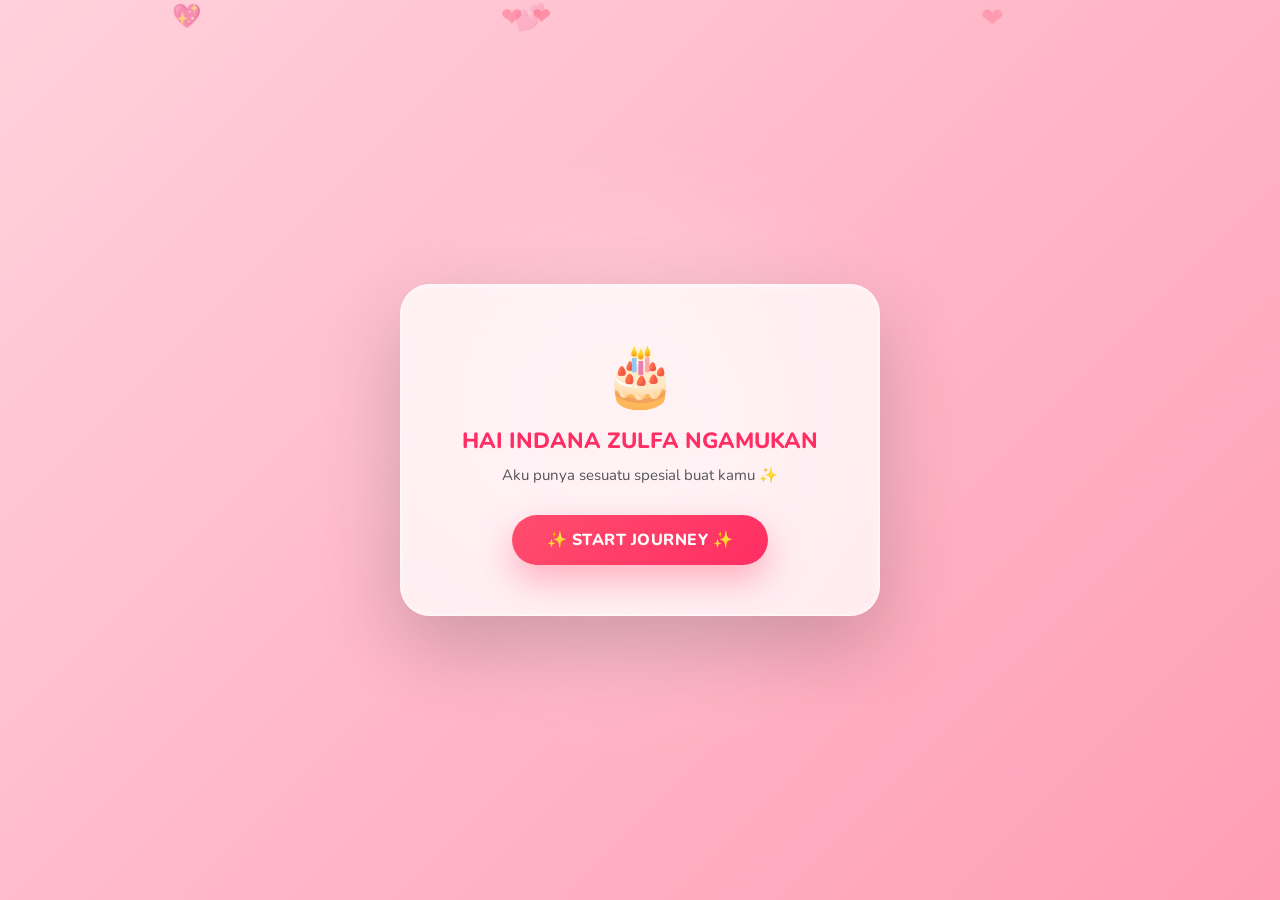
<file: index.html>
<!DOCTYPE html>
<html lang="id">
<head>
  <meta charset="UTF-8">
  <meta name="viewport" content="width=device-width, initial-scale=1.0">
  <title>Birthday Surprise 🎂</title>
  <link rel="stylesheet" href="assets/css/style.css">
</head>
<body>

<div class="bg-glow"></div>
<div class="hearts"></div>

<div class="scene">
  <div class="card landing-card">
    <div class="cake-icon">🎂</div>
    <h1>HAI INDANA ZULFA NGAMUKAN</h1>
    <p class="subtitle">Aku punya sesuatu spesial buat kamu ✨</p>
    <button onclick="startJourney()">✨ START JOURNEY ✨</button>
  </div>
</div>

<script src="assets/js/main.js"></script>
</body>
</html>
</file>
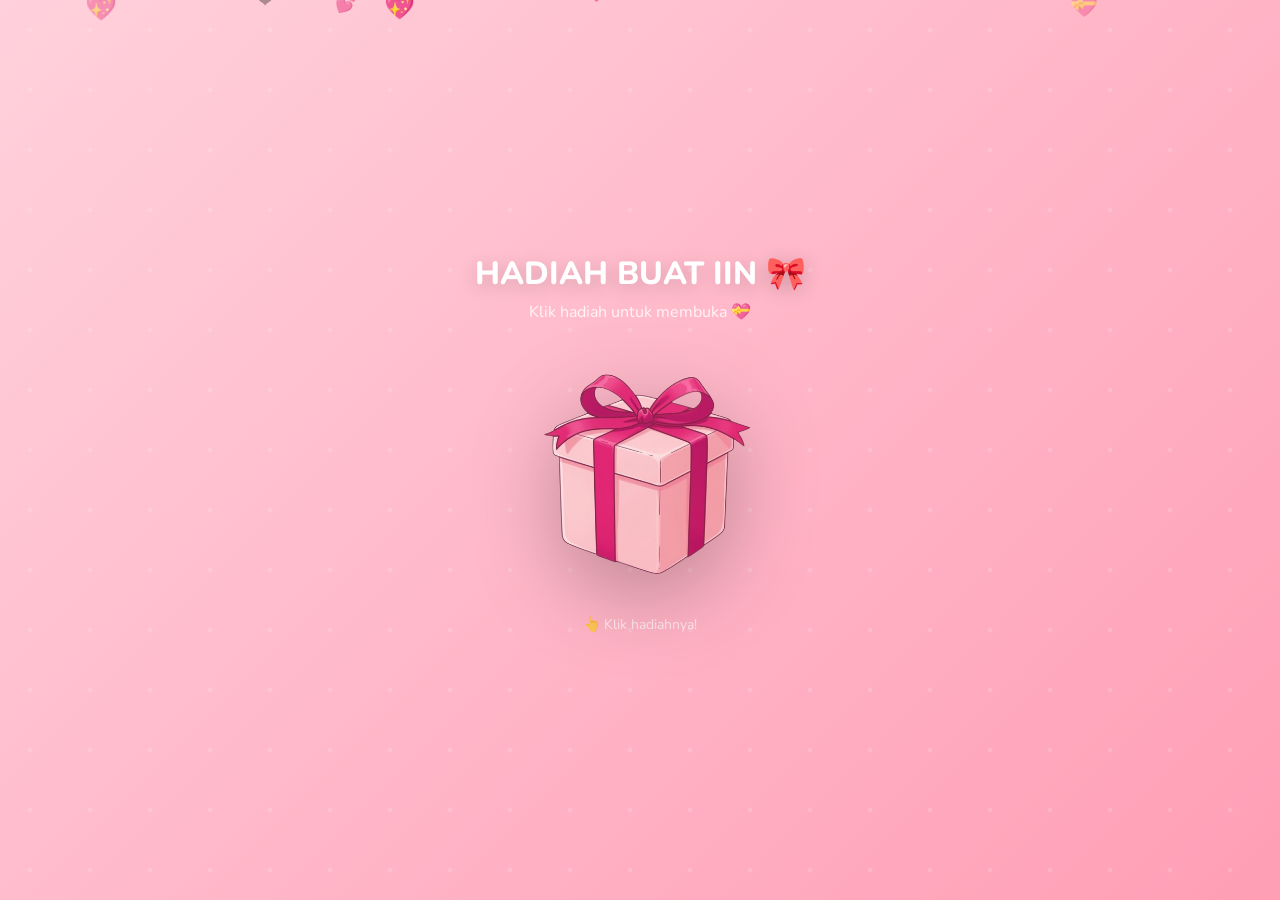
<file: gift.html>
<!DOCTYPE html>
<html lang="id">
<head>
  <meta charset="UTF-8">
  <meta name="viewport" content="width=device-width, initial-scale=1.0">
  <title>Gift Surprise 🎁</title>
  <link rel="stylesheet" href="assets/css/gift.css">
</head>
<body>

<div class="bg"></div>
<div class="hearts"></div>

<div class="container">
  <h1 class="title">HADIAH BUAT IIN 🎀</h1>
  <p class="subtitle">Klik hadiah untuk membuka 💝</p>

  <div class="gift" id="gift" onclick="openGift()">
    <img src="assets/img/gift.png" alt="gift">
  </div>

  <p class="hint">👆 Klik hadiahnya!</p>
</div>

<!-- BURST PARTICLES -->
<div class="burst" id="burst"></div>

<script src="assets/js/gift.js"></script>
</body>
</html>
</file>
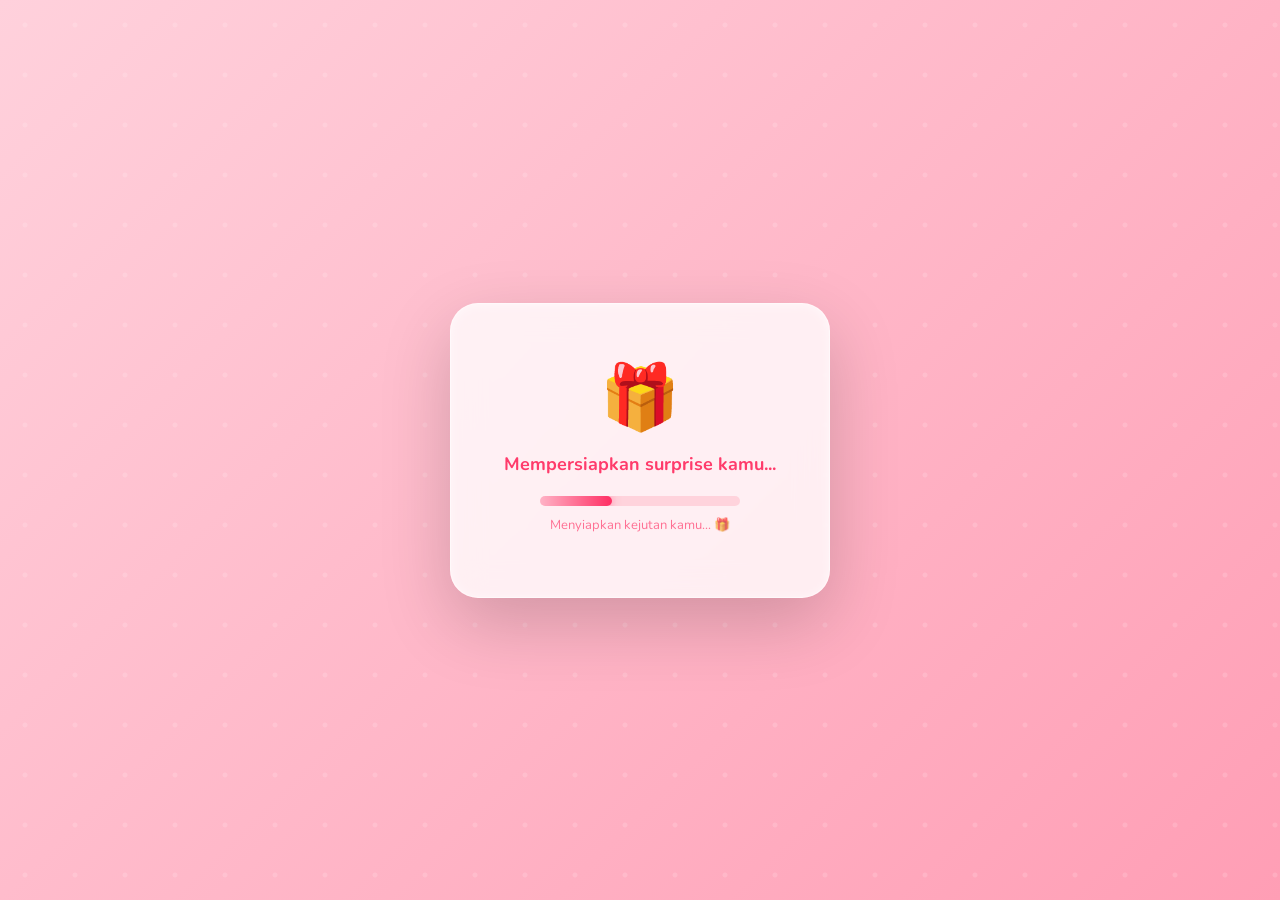
<file: loading.html>
<!DOCTYPE html>
<html lang="id">
<head>
  <meta charset="UTF-8">
  <meta name="viewport" content="width=device-width, initial-scale=1.0">
  <title>Loading...</title>
  <link rel="stylesheet" href="assets/css/loading.css">
</head>
<body>

<div class="loading-container">
  <div class="icon">🎁</div>
  <h2>Mempersiapkan surprise kamu...</h2>
  <div class="loader"><div class="loader-fill"></div></div>
  <p id="loading-text">Loading...</p>
</div>

<script src="assets/js/loading.js"></script>
</body>
</html>
</file>
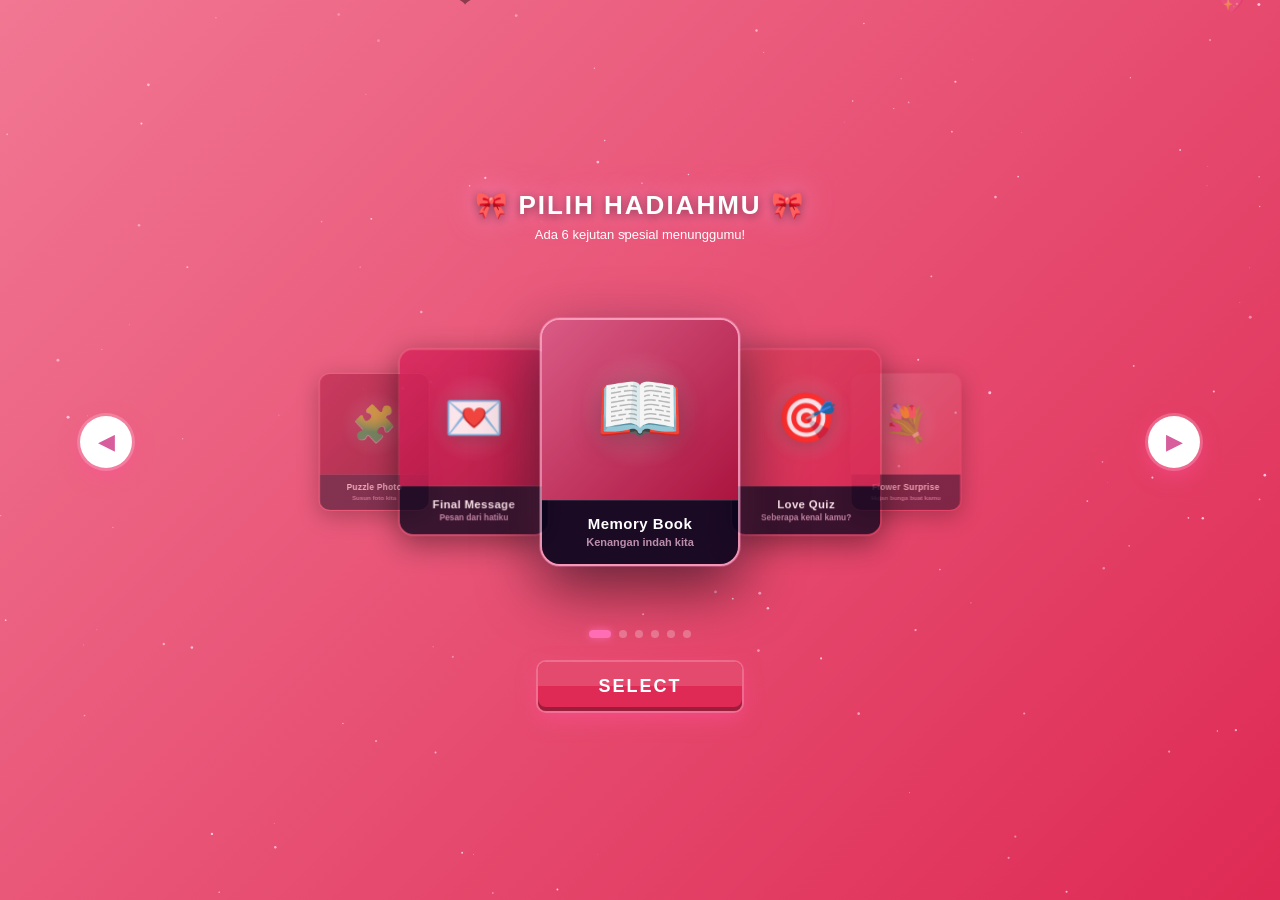
<file: menu.html>
<!DOCTYPE html>
<html lang="id">
<head>
  <meta charset="UTF-8">
  <meta name="viewport" content="width=device-width, initial-scale=1.0">
  <title>Menu Surprise 💝</title>
  <style>
    * { box-sizing: border-box; margin: 0; padding: 0; }

      body {
        margin: 0;
        font-family: 'Nunito', Arial, sans-serif;

        background: linear-gradient(135deg, #f17793, #de2a54);

        min-height: 100vh;
        overflow: hidden;

        display: flex;
        flex-direction: column;
        align-items: center;
        justify-content: center;
      }

    /* STARS */
    #stars { position: fixed; inset: 0; z-index: 0; pointer-events: none; }

    /* HEARTS */
    .hearts {
      position: fixed; inset: 0;
      overflow: hidden; pointer-events: none; z-index: 1;
    }
    .heart {
      position: absolute; top: -10px;
      animation: fall linear infinite;
    }
    @keyframes fall {
      to { transform: translateY(110vh) rotate(360deg); opacity: 0; }
    }

    /* HEADER */
    .header {
      position: relative; z-index: 10;
      text-align: center;
      margin-bottom: 30px;
    }
    .header h1 {
      font-size: 26px; font-weight: 800;
      color: #fff;
      text-shadow: 0 0 30px rgba(255,150,220,0.8), 0 2px 10px rgba(0,0,0,0.5);
      letter-spacing: 2px;
    }
    .header p {
      color: white;
      font-size: 13px; margin-top: 6px;
    }

    /* CAROUSEL WRAPPER */
    .carousel-wrap {
      position: relative; z-index: 10;
      width: 100vw;
      display: flex;
      flex-direction: column;
      align-items: center;
    }

    .carousel {
      width: 100%;
      height: 340px;
      position: relative;
      display: flex;
      align-items: center;
      justify-content: center;
      perspective: 1200px;
    }

    /* CARD */
    .card {
      position: absolute;
      width: 200px;
      border-radius: 20px;
      cursor: pointer;
      transition: all 0.5s cubic-bezier(0.4, 0, 0.2, 1);
      user-select: none;
    }

    .card-inner {
      border-radius: 20px;
      overflow: hidden;
      border: 2px solid transparent;
      box-shadow: 0 10px 40px rgba(0,0,0,0.5);
      transition: all 0.5s ease;
    }

    /* CARD TOP — colored band */
    .card-top {
      height: 180px;
      display: flex;
      flex-direction: column;
      align-items: center;
      justify-content: center;
      position: relative;
      overflow: hidden;
    }

    .card-top::before {
      content: "";
      position: absolute; inset: 0;
      background: rgba(0,0,0,0.15);
    }

    .card-glow {
      position: absolute;
      width: 120px; height: 120px;
      border-radius: 50%;
      background: radial-gradient(circle, rgba(255,255,255,0.25), transparent 70%);
      top: 50%; left: 50%;
      transform: translate(-50%, -50%);
    }

    .card-icon {
      font-size: 64px;
      position: relative; z-index: 2;
      filter: drop-shadow(0 4px 12px rgba(0,0,0,0.3));
      transition: transform 0.3s;
    }

    /* CARD BOTTOM */
    .card-bottom {
      background: rgba(10, 5, 30, 0.92);
      padding: 14px 12px 16px;
      text-align: center;
      border-top: 1px solid rgba(255,255,255,0.1);
    }

    .card-title {
      font-size: 15px; font-weight: 800;
      color: white;
      letter-spacing: 0.5px;
      margin-bottom: 4px;
    }

    .card-desc {
      font-size: 11px;
      color: rgba(255,200,230,0.7);
      font-weight: 600;
    }

    /* CARD STATES */
    /* CENTER */
    .card.center {
      transform: translateX(0) scale(1) translateZ(0);
      z-index: 5;
    }
    .card.center .card-inner {
      border-color: rgba(255,200,230,0.6);
      box-shadow:
        0 0 0 1px rgba(255,150,200,0.3),
        0 20px 60px rgba(0,0,0,0.6),
        0 0 40px rgba(255,100,180,0.3);
    }
    .card.center .card-icon { transform: scale(1.1); }

    /* LEFT 1 */
    .card.left1 {
      transform: translateX(-180px) scale(0.82) translateZ(-100px);
      z-index: 4;
      opacity: 0.85;
    }
    /* RIGHT 1 */
    .card.right1 {
      transform: translateX(180px) scale(0.82) translateZ(-100px);
      z-index: 4;
      opacity: 0.85;
    }
    /* LEFT 2 */
    .card.left2 {
      transform: translateX(-310px) scale(0.65) translateZ(-200px);
      z-index: 3;
      opacity: 0.5;
    }
    /* RIGHT 2 */
    .card.right2 {
      transform: translateX(310px) scale(0.65) translateZ(-200px);
      z-index: 3;
      opacity: 0.5;
    }
    /* HIDDEN */
    .card.hidden {
      transform: translateX(0) scale(0.4);
      z-index: 1;
      opacity: 0;
      pointer-events: none;
    }

    /* ARROW BUTTONS */
    .arrow {
      position: absolute;
      top: 50%; transform: translateY(-50%);
      z-index: 20;
      width: 52px; height: 52px;
      border-radius: 50%;
      border: none; cursor: pointer;
      display: flex; align-items: center; justify-content: center;
      font-size: 22px;
      background: radial-gradient(circle at 40% 35%, #ffffff, #ffffff);
      box-shadow:
        0 0 0 3px rgba(255,255,255,0.2),
        0 8px 20px rgba(255,79,154,0.5),
        inset 0 1px 0 rgba(255,255,255,0.3);
      transition: 0.2s;
      color: #d75d9c;
    }
    .arrow:hover { transform: translateY(-50%) scale(1.1); }
    .arrow:active { transform: translateY(-50%) scale(0.95); }
    .arrow.left  { left: 80px; }
    .arrow.right { right: 80px; }

    /* DOTS */
    .dots {
      display: flex; gap: 8px;
      margin-top: 18px; z-index: 10;
    }
    .dot {
      width: 8px; height: 8px;
      border-radius: 50%;
      background: rgba(255,255,255,0.25);
      transition: 0.3s;
      cursor: pointer;
    }
    .dot.active {
      background: #ff6eb4;
      box-shadow: 0 0 8px rgba(255,110,180,0.8);
      width: 22px;
      border-radius: 4px;
    }

    /* SELECT BUTTON */
    .select-wrap {
      z-index: 10; margin-top: 24px;
    }

    .select-btn {
      padding: 14px 60px;
      border: none; border-radius: 8px;
      font-size: 18px; font-weight: 800;
      letter-spacing: 2px;
      cursor: pointer;
      font-family: Arial, sans-serif;
      transition: 0.2s;
      position: relative;
      overflow: hidden;

      background: radial-gradient(circle at 40% 35%, #de2a54, #de2a54);
      color: white;
      box-shadow:
        0 0 0 2px rgba(255,255,255,0.2),
        0 -4px 0 rgba(0,0,0,0.3) inset,
        0 8px 20px rgba(255,79,154,0.5);
    }

    .select-btn::before {
      content: "";
      position: absolute;
      top: 0; left: 0; right: 0;
      height: 50%;
      background: rgba(255,255,255,0.15);
      border-radius: 8px 8px 0 0;
    }

    .select-btn:hover {
      transform: translateY(-2px);
      box-shadow:
        0 0 0 2px rgba(255,255,255,0.3),
        0 -4px 0 rgba(0,0,0,0.3) inset,
        0 12px 25px rgba(255,79,154,0.6);
    }
    .select-btn:active { transform: translateY(1px); }
  </style>
</head>
<body>

<canvas id="stars"></canvas>
<div class="hearts" id="hearts"></div>

<div class="header">
  <h1>🎀 PILIH HADIAHMU 🎀</h1>
  <p>Ada 6 kejutan spesial menunggumu!</p>
</div>

<div class="carousel-wrap">
  <div class="carousel" id="carousel">
    <button class="arrow left" onclick="prev()">&#9664;</button>
    <button class="arrow right" onclick="next()">&#9654;</button>
  </div>

  <div class="dots" id="dots"></div>

  <div class="select-wrap">
    <button class="select-btn" onclick="selectCard()">SELECT</button>
  </div>
</div>

<script>
const menus = [
  { icon:"📖", title:"Memory Book",     desc:"Kenangan indah kita",      href:"features/memory.html",  color:"linear-gradient(135deg,#ff6b9d,#c9184a)" },
  { icon:"🎯", title:"Love Quiz",       desc:"Seberapa kenal kamu?",     href:"features/quiz.html",    color:"linear-gradient(135deg,#ff4d6d,#ff2e63)" },
  { icon:"💐", title:"Flower Surprise", desc:"Hujan bunga buat kamu",    href:"features/flowers.html", color:"linear-gradient(135deg,#ff85a1,#ff4d6d)" },
  { icon:"🎟", title:"Love Coupons",    desc:"Voucher cinta spesial",    href:"features/coupons.html", color:"linear-gradient(135deg,#e84393,#9b1060)" },
  { icon:"🧩", title:"Puzzle Photo",    desc:"Susun foto kita",          href:"features/puzzle.html",  color:"linear-gradient(135deg,#c9184a,#800f2f)" },
  { icon:"💌", title:"Final Message",   desc:"Pesan dari hatiku",        href:"features/final.html",   color:"linear-gradient(135deg,#ff2d6e,#c9184a)" },
];

let current = 0;
const total  = menus.length;

function getPos(i) {
  const diff = ((i - current) % total + total) % total;
  if (diff === 0) return "center";
  if (diff === 1) return "right1";
  if (diff === 2) return "right2";
  if (diff === total - 1) return "left1";
  if (diff === total - 2) return "left2";
  return "hidden";
}

function buildCards() {
  const carousel = document.getElementById("carousel");
  // Remove old cards
  carousel.querySelectorAll(".card").forEach(c => c.remove());

  menus.forEach((m, i) => {
    const card = document.createElement("div");
    card.className = "card " + getPos(i);
    card.id = "card-" + i;
    card.onclick = () => {
      if (getPos(i) === "center") return;
      const diff = ((i - current) % total + total) % total;
      if (diff <= total / 2) { current = i; } else { current = i; }
      updateCards();
    };
    card.innerHTML = `
      <div class="card-inner">
        <div class="card-top" style="background:${m.color}">
          <div class="card-glow"></div>
          <span class="card-icon">${m.icon}</span>
        </div>
        <div class="card-bottom">
          <div class="card-title">${m.title}</div>
          <div class="card-desc">${m.desc}</div>
        </div>
      </div>
    `;
    carousel.appendChild(card);
  });

  // Dots
  const dotsEl = document.getElementById("dots");
  dotsEl.innerHTML = "";
  menus.forEach((_, i) => {
    const d = document.createElement("div");
    d.className = "dot" + (i === current ? " active" : "");
    d.onclick = () => { current = i; updateCards(); };
    dotsEl.appendChild(d);
  });
}

function updateCards() {
  menus.forEach((_, i) => {
    const card = document.getElementById("card-" + i);
    card.className = "card " + getPos(i);
  });
  // Dots
  document.querySelectorAll(".dot").forEach((d, i) => {
    d.className = "dot" + (i === current ? " active" : "");
  });
}

function prev() { current = (current - 1 + total) % total; updateCards(); }
function next() { current = (current + 1) % total; updateCards(); }

function selectCard() {
  const card = document.getElementById("card-" + current);
  card.style.transform += " scale(0.95)";
  setTimeout(() => { window.location.href = menus[current].href; }, 250);
}

// Swipe support
let startX = 0;
document.getElementById("carousel").addEventListener("touchstart", e => startX = e.touches[0].clientX);
document.getElementById("carousel").addEventListener("touchend",   e => {
  const dx = e.changedTouches[0].clientX - startX;
  if (dx < -40) next();
  else if (dx > 40) prev();
});

buildCards();

/* STARS */
const canvas = document.getElementById("stars");
const ctx = canvas.getContext("2d");
canvas.width = window.innerWidth; canvas.height = window.innerHeight;
const stars = Array.from({length:150}, () => ({
  x: Math.random()*canvas.width, y: Math.random()*canvas.height,
  r: Math.random()*1.5, a: Math.random(), s: 0.003+Math.random()*0.005
}));
function drawStars() {
  ctx.clearRect(0,0,canvas.width,canvas.height);
  stars.forEach(s => {
    s.a += s.s;
    ctx.beginPath(); ctx.arc(s.x,s.y,s.r,0,Math.PI*2);
    ctx.fillStyle = `rgba(255,200,230,${0.2+Math.abs(Math.sin(s.a))*0.8})`;
    ctx.fill();
  });
  requestAnimationFrame(drawStars);
}
drawStars();

/* HEARTS */
const heartsEl = document.getElementById("hearts");
setInterval(() => {
  const h = document.createElement("div");
  h.className = "heart";
  h.innerHTML = ["💖","💕","❤","💗"][Math.floor(Math.random()*4)];
  h.style.left = Math.random()*100+"vw";
  h.style.fontSize = (8+Math.random()*14)+"px";
  h.style.animationDuration = (5+Math.random()*5)+"s";
  h.style.opacity = Math.random()*0.4+0.1;
  heartsEl.appendChild(h);
  setTimeout(()=>h.remove(), 10000);
}, 400);
</script>
</body>
</html>
</file>
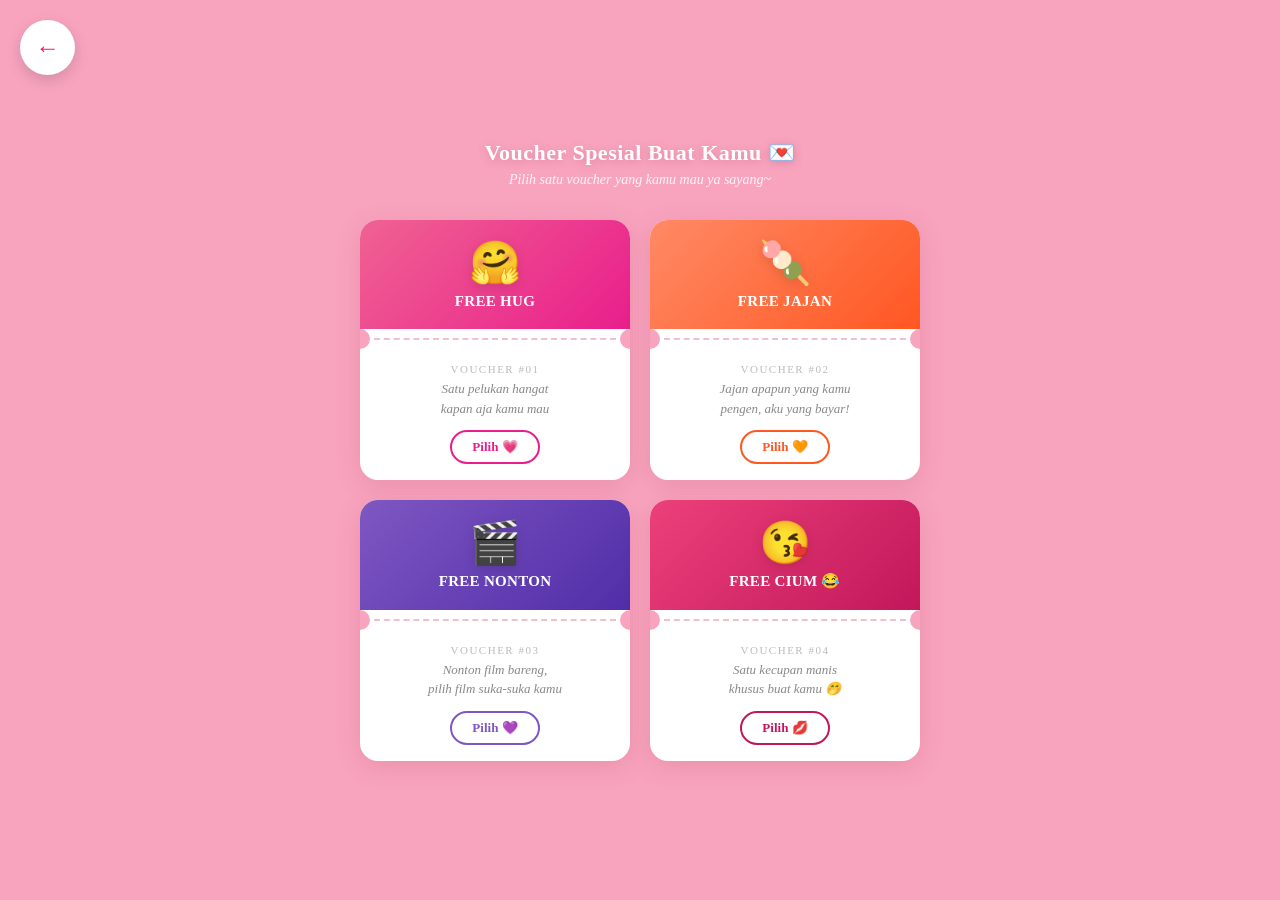
<file: features/coupons.html>
<!DOCTYPE html>
<html lang="id">
<head>
<meta charset="UTF-8">
<meta name="viewport" content="width=device-width, initial-scale=1.0">
<title>Voucher Spesial 💌</title>
<style>
* { margin:0; padding:0; box-sizing:border-box; }

body {
  background: #f8a4bf;
  min-height: 100vh;
  display: flex;
  flex-direction: column;
  align-items: center;
  justify-content: center;
  font-family: 'Georgia', serif;
  padding: 24px 16px;
  overflow-x: hidden;
}

h1 {
  font-size: 22px;
  color: #fff;
  text-align: center;
  margin-bottom: 6px;
  text-shadow: 0 2px 8px rgba(180,60,90,0.3);
  letter-spacing: 0.5px;
}
.subtitle {
  font-size: 14px;
  color: rgba(255,255,255,0.88);
  text-align: center;
  margin-bottom: 32px;
  font-style: italic;
}

/* ===== GRID ===== */
.grid {
  display: grid;
  grid-template-columns: repeat(2, 1fr);
  gap: 20px;
  width: 100%;
  max-width: 560px;
}

/* ===== VOUCHER CARD ===== */
.voucher {
  background: #fff;
  border-radius: 18px;
  overflow: hidden;
  box-shadow: 0 6px 24px rgba(180,60,90,0.18);
  cursor: pointer;
  transition: transform .22s cubic-bezier(.175,.885,.32,1.275), box-shadow .22s;
  position: relative;
  user-select: none;
}
.voucher:hover {
  transform: translateY(-6px) scale(1.03);
  box-shadow: 0 14px 36px rgba(180,60,90,0.28);
}
.voucher:active {
  transform: scale(0.97);
}

/* Top colored band */
.voucher-top {
  padding: 22px 16px 18px;
  display: flex;
  flex-direction: column;
  align-items: center;
  gap: 8px;
}
.voucher-emoji {
  font-size: 42px;
  line-height: 1;
  filter: drop-shadow(0 3px 6px rgba(0,0,0,0.12));
}
.voucher-title {
  font-size: 15px;
  font-weight: bold;
  color: #fff;
  text-align: center;
  letter-spacing: 0.3px;
  line-height: 1.3;
}

/* Perforated divider */
.voucher-divider {
  display: flex;
  align-items: center;
  position: relative;
  padding: 0 12px;
}
.voucher-divider::before,
.voucher-divider::after {
  content: '';
  width: 20px; height: 20px;
  border-radius: 50%;
  background: #f8a4bf;
  flex-shrink: 0;
  position: relative;
  z-index: 1;
}
.voucher-divider::before { margin-left: -22px; }
.voucher-divider::after  { margin-right: -22px; }
.divider-dots {
  flex: 1;
  border-top: 2.5px dashed #f0c0cc;
  margin: 0 4px;
}

/* Bottom section */
.voucher-bottom {
  padding: 14px 16px 16px;
  text-align: center;
}
.voucher-label {
  font-size: 11px;
  color: #bbb;
  letter-spacing: 1.5px;
  text-transform: uppercase;
  margin-bottom: 4px;
}
.voucher-desc {
  font-size: 13px;
  color: #888;
  font-style: italic;
  line-height: 1.5;
}
.voucher-btn {
  margin-top: 12px;
  background: transparent;
  border: 2px solid currentColor;
  border-radius: 20px;
  padding: 7px 20px;
  font-size: 13px;
  font-family: 'Georgia', serif;
  cursor: pointer;
  font-weight: bold;
  transition: background .18s, color .18s;
}

/* Color themes per card */
.v1 .voucher-top { background: linear-gradient(135deg,#f06292,#e91e8c); }
.v1 .voucher-btn { color: #e91e8c; }
.v1 .voucher-btn:hover { background:#fce4ec; }

.v2 .voucher-top { background: linear-gradient(135deg,#ff8a65,#ff5722); }
.v2 .voucher-btn { color: #ff5722; }
.v2 .voucher-btn:hover { background:#fff3e0; }

.v3 .voucher-top { background: linear-gradient(135deg,#7e57c2,#512da8); }
.v3 .voucher-btn { color: #7e57c2; }
.v3 .voucher-btn:hover { background:#ede7f6; }

.v4 .voucher-top { background: linear-gradient(135deg,#ec407a,#c2185b); }
.v4 .voucher-btn { color: #c2185b; }
.v4 .voucher-btn:hover { background:#fce4ec; }

/* ===== MODAL ===== */
#modal-bg {
  display: none;
  position: fixed;
  inset: 0;
  background: rgba(100,20,50,0.5);
  z-index: 100;
  align-items: center;
  justify-content: center;
  padding: 20px;
}
#modal-bg.show { display: flex; }

#modal {
  background: #fff;
  border-radius: 24px;
  padding: 36px 32px 32px;
  max-width: 340px;
  width: 100%;
  text-align: center;
  box-shadow: 0 16px 60px rgba(180,60,90,0.3);
  animation: popIn .4s cubic-bezier(.175,.885,.32,1.275);
  position: relative;
}
@keyframes popIn {
  from { transform: scale(0.6); opacity:0; }
  to   { transform: scale(1);   opacity:1; }
}

#modal-emoji { font-size: 64px; margin-bottom: 12px; }
#modal-title { font-size: 20px; font-weight: bold; color: #333; margin-bottom: 8px; }
#modal-msg   { font-size: 14px; color: #888; font-style:italic; line-height:1.6; margin-bottom: 24px; }

#modal-close {
  background: linear-gradient(135deg,#f06292,#e91e8c);
  color: #fff;
  border: none;
  border-radius: 24px;
  padding: 12px 32px;
  font-size: 15px;
  font-family: 'Georgia', serif;
  cursor: pointer;
  transition: opacity .18s;
}
#modal-close:hover { opacity: 0.88; }

/* hearts confetti */
#confetti {
  position: fixed;
  inset: 0;
  pointer-events: none;
  z-index: 99;
  overflow: hidden;
}
.cf {
  position: absolute;
  top: -20px;
  font-size: 16px;
  animation: cf-fall linear forwards;
  opacity: 0;
}
@keyframes cf-fall {
  0%   { opacity:1; transform: translateY(0) rotate(0deg); }
  100% { opacity:0; transform: translateY(105vh) rotate(480deg); }
}
/* ===== TOMBOL KEMBALI ===== */
.btn-back{
  position:fixed;
  top:20px;
  left:20px;

  width:55px;
  height:55px;

  border:none;
  border-radius:50%;

  background:white;
  color:#e91e63;

  font-size:24px;
  font-weight:bold;

  cursor:pointer;

  z-index:999;

  box-shadow:0 5px 15px rgba(0,0,0,.15);

  transition:.25s;
}

.btn-back:hover{
  transform:scale(1.1);
  background:#fff5f8;
}
</style>
</head>
<body>

<button class="btn-back" onclick="kembaliMenu()">
  ←
</button>

<h1>Voucher Spesial Buat Kamu 💌</h1>
<p class="subtitle">Pilih satu voucher yang kamu mau ya sayang~</p>

<div class="grid">

  <!-- VOUCHER 1: Free Hug -->
  <div class="voucher v1" onclick="pilih(0)">
    <div class="voucher-top">
      <div class="voucher-emoji">🤗</div>
      <div class="voucher-title">FREE HUG</div>
    </div>
    <div class="voucher-divider"><div class="divider-dots"></div></div>
    <div class="voucher-bottom">
      <div class="voucher-label">Voucher #01</div>
      <div class="voucher-desc">Satu pelukan hangat<br>kapan aja kamu mau</div>
      <button class="voucher-btn">Pilih 💗</button>
    </div>
  </div>

  <!-- VOUCHER 2: Free Jajan -->
  <div class="voucher v2" onclick="pilih(1)">
    <div class="voucher-top">
      <div class="voucher-emoji">🍡</div>
      <div class="voucher-title">FREE JAJAN</div>
    </div>
    <div class="voucher-divider"><div class="divider-dots"></div></div>
    <div class="voucher-bottom">
      <div class="voucher-label">Voucher #02</div>
      <div class="voucher-desc">Jajan apapun yang kamu<br>pengen, aku yang bayar!</div>
      <button class="voucher-btn">Pilih 🧡</button>
    </div>
  </div>

  <!-- VOUCHER 3: Free Nonton -->
  <div class="voucher v3" onclick="pilih(2)">
    <div class="voucher-top">
      <div class="voucher-emoji">🎬</div>
      <div class="voucher-title">FREE NONTON</div>
    </div>
    <div class="voucher-divider"><div class="divider-dots"></div></div>
    <div class="voucher-bottom">
      <div class="voucher-label">Voucher #03</div>
      <div class="voucher-desc">Nonton film bareng,<br>pilih film suka-suka kamu</div>
      <button class="voucher-btn">Pilih 💜</button>
    </div>
  </div>

  <!-- VOUCHER 4: Free Cium -->
  <div class="voucher v4" onclick="pilih(3)">
    <div class="voucher-top">
      <div class="voucher-emoji">😘</div>
      <div class="voucher-title">FREE CIUM 😂</div>
    </div>
    <div class="voucher-divider"><div class="divider-dots"></div></div>
    <div class="voucher-bottom">
      <div class="voucher-label">Voucher #04</div>
      <div class="voucher-desc">Satu kecupan manis<br>khusus buat kamu 🤭</div>
      <button class="voucher-btn">Pilih 💋</button>
    </div>
  </div>

</div>

<!-- MODAL -->
<div id="modal-bg" onclick="tutupModal(event)">
  <div id="modal">
    <div id="modal-emoji"></div>
    <div id="modal-title"></div>
    <div id="modal-msg"></div>
    <button id="modal-close" onclick="tutupModal()">Yay, makasih! 💖</button>
  </div>
</div>

<!-- Confetti layer -->
<div id="confetti"></div>

<script>
const data = [
  {
    emoji: '🤗',
    title: 'Kamu pilih Free Hug!',
    msg: 'Siap! Aku akan peluk kamu erat-erat sampai kamu merasa hangat dan nyaman. Kapanpun kamu mau, aku selalu ada~ 💗',
    confetti: ['💗','🤗','💕','🌸','✨']
  },
  {
    emoji: '🍡',
    title: 'Kamu pilih Free Jajan!',
    msg: 'Boleh banget! Mau jajan apa hari ini? Es krim, boba, atau apapun — aku yang traktir! 🧡',
    confetti: ['🍡','🧁','🍰','🍭','✨']
  },
  {
    emoji: '🎬',
    title: 'Kamu pilih Free Nonton!',
    msg: 'Asiik! Nonton bareng yuk~ Mau film romantis, horor, atau komedi? Terserah kamu, aku ikutin aja 💜🍿',
    confetti: ['🎬','🍿','⭐','🎉','💜']
  },
  {
    emoji: '😘',
    title: 'Kamu pilih Free Cium! 🤭',
    msg: 'Hahaaa pinter~ Oke deal, voucher ini bisa dicairkan kapan aja ya! 😂💋 Makasih udah jadi yang terbaik.',
    confetti: ['💋','😘','❤️','🌹','✨']
  }
];

function pilih(i) {
  const d = data[i];
  document.getElementById('modal-emoji').textContent = d.emoji;
  document.getElementById('modal-title').textContent = d.title;
  document.getElementById('modal-msg').textContent   = d.msg;
  document.getElementById('modal-bg').classList.add('show');
  spawnConfetti(d.confetti);
}

function tutupModal(e) {
  if (e && e.target !== document.getElementById('modal-bg') && e.target !== document.getElementById('modal-close')) return;
  document.getElementById('modal-bg').classList.remove('show');
  document.getElementById('confetti').innerHTML = '';
}

function spawnConfetti(emojis) {
  const c = document.getElementById('confetti');
  c.innerHTML = '';
  for (let i = 0; i < 40; i++) {
    setTimeout(() => {
      const el = document.createElement('div');
      el.className = 'cf';
      el.textContent = emojis[Math.floor(Math.random() * emojis.length)];
      el.style.left = Math.random() * 100 + 'vw';
      el.style.fontSize = (12 + Math.random() * 14) + 'px';
      const dur = 2 + Math.random() * 2.5;
      el.style.animationDuration = dur + 's';
      c.appendChild(el);
      setTimeout(() => el.remove(), dur * 1000 + 100);
    }, i * 60);
  }
}
function kembaliMenu(){
    window.location.href = "../menu.html";
}
</script>
</body>
</html>
</file>
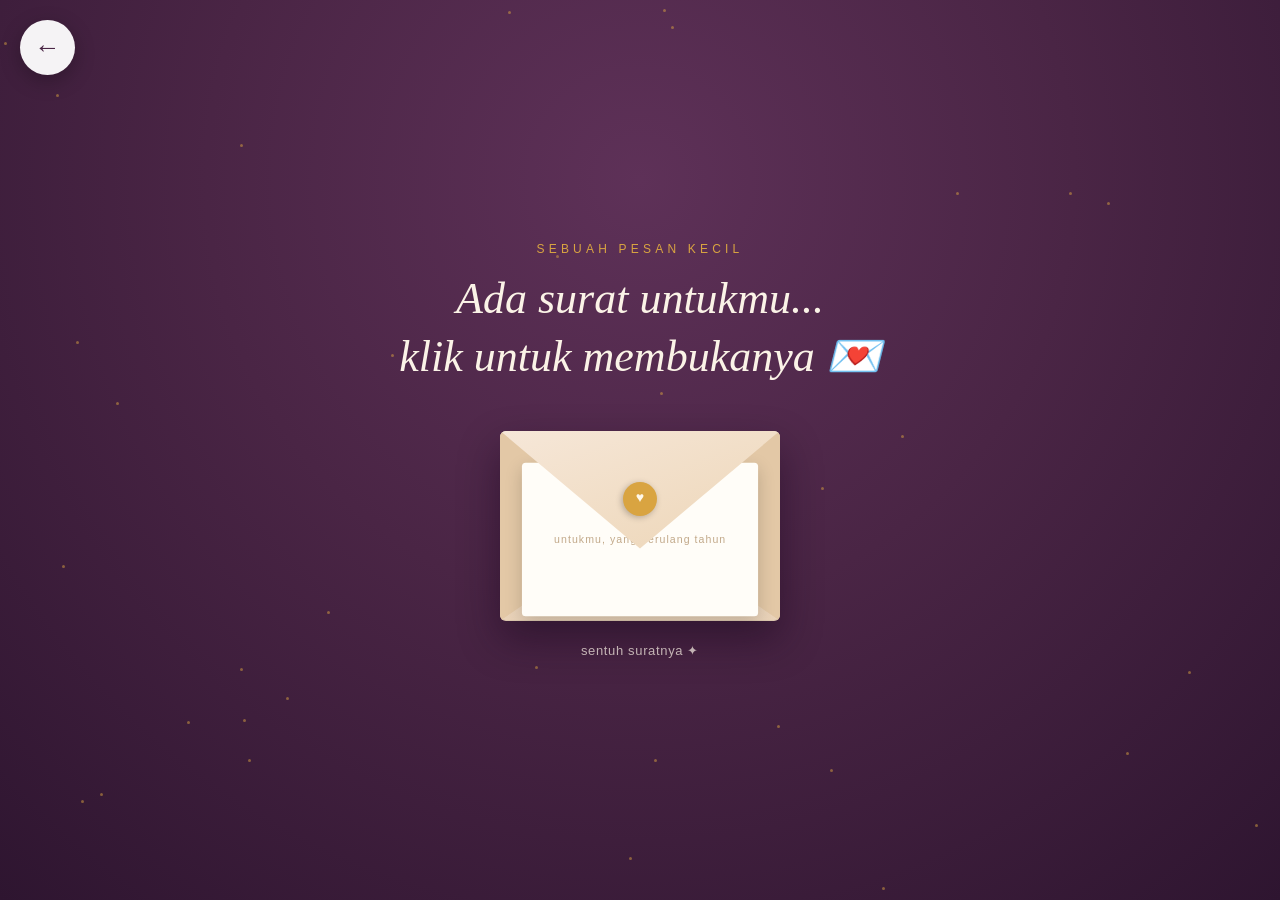
<file: features/final.html>
<!DOCTYPE html>
<html lang="id">
<head>
<meta charset="UTF-8">
<meta name="viewport" content="width=device-width, initial-scale=1.0">
<title>Untukmu, di Hari Spesial</title>
<style>
  :root{
    --cream:#fbf3e7;
    --plum:#4a2545;
    --plum-deep:#2e1530;
    --gold:#d9a441;
    --rose:#e8a7a0;
    --ink:#3a2436;
  }

  *{box-sizing:border-box;}
  html,body{
    margin:0;
    padding:0;
    width:100%;
    height:100%;
    background: radial-gradient(circle at 50% 20%, #5e3158 0%, var(--plum) 45%, var(--plum-deep) 100%);
    font-family:'Georgia','Iowan Old Style', serif;
    overflow-x:hidden;
    color:var(--ink);
  }

  /* twinkly background dots */
  .stars{
    position:fixed;
    inset:0;
    pointer-events:none;
    z-index:0;
  }
  .stars span{
    position:absolute;
    width:3px;
    height:3px;
    background:var(--gold);
    border-radius:50%;
    opacity:0.5;
    animation:twinkle 3s ease-in-out infinite;
  }
  @keyframes twinkle{
    0%,100%{opacity:.15; transform:scale(1);}
    50%{opacity:.8; transform:scale(1.4);}
  }

  .stage{
    position:relative;
    min-height:100vh;
    display:flex;
    flex-direction:column;
    align-items:center;
    justify-content:center;
    padding:40px 20px;
    z-index:1;
  }

  .heading{
    text-align:center;
    color:var(--cream);
    margin-bottom:46px;
    transition:opacity .6s ease, transform .6s ease;
  }
  .heading .eyebrow{
    display:block;
    letter-spacing:.35em;
    text-transform:uppercase;
    font-size:12px;
    color:var(--gold);
    margin-bottom:14px;
    font-family:'Trebuchet MS', sans-serif;
  }
  .heading h1{
    font-size:clamp(28px, 5vw, 44px);
    margin:0;
    font-weight:400;
    font-style:italic;
    line-height:1.3;
  }
  .heading.hide{
    opacity:0;
    transform:translateY(-10px);
    pointer-events:none;
  }

  /* ===== ENVELOPE ===== */
  .envelope-wrap{
    position:relative;
    width:280px;
    height:190px;
    cursor:pointer;
    transition:transform .5s ease, opacity .5s ease;
  }
  .envelope-wrap:hover .envelope-body{
    transform:translateY(-4px);
  }
  .envelope-wrap.opened{
    pointer-events:none;
  }
  .hint{
    text-align:center;
    color:var(--cream);
    opacity:.7;
    font-family:'Trebuchet MS', sans-serif;
    font-size:13px;
    letter-spacing:.05em;
    margin-top:22px;
    animation:pulseHint 2s ease-in-out infinite;
  }
  @keyframes pulseHint{
    0%,100%{opacity:.45;}
    50%{opacity:.9;}
  }
  .hint.hide{ opacity:0; }

  .envelope-body{
    position:absolute;
    inset:0;
    background:linear-gradient(180deg, #f3e3d3, #e9d2b8);
    border-radius:6px;
    box-shadow:
      0 18px 40px rgba(20,5,25,.45),
      inset 0 0 0 1px rgba(0,0,0,.06);
    transition:transform .4s ease;
    overflow:hidden;
  }

  /* envelope pockets (the V shapes) drawn with borders */
  .pocket-left, .pocket-right{
    position:absolute;
    top:0;
    width:50%;
    height:100%;
    background:#e3c8a6;
  }
  .pocket-left{
    left:0;
    clip-path:polygon(0 0, 100% 50%, 0 100%);
  }
  .pocket-right{
    right:0;
    clip-path:polygon(100% 0, 0 50%, 100% 100%);
  }

  .flap{
    position:absolute;
    top:0;
    left:0;
    width:100%;
    height:100%;
    background:linear-gradient(160deg, #f6e7d8, #ead0ac);
    clip-path:polygon(0 0, 100% 0, 50% 62%);
    transform-origin:top center;
    transform-style:preserve-3d;
    transition:transform 1s cubic-bezier(.65,0,.35,1);
    box-shadow:0 2px 6px rgba(0,0,0,.12);
    z-index:6;
  }
  .flap::after{
    content:"";
    position:absolute;
    top:36%;
    left:50%;
    width:34px;
    height:34px;
    background:var(--gold);
    border-radius:50%;
    transform:translate(-50%,-50%) rotate(45deg);
    box-shadow:0 2px 6px rgba(0,0,0,.25);
  }
  .flap::before{
    content:"♥";
    position:absolute;
    top:36%;
    left:50%;
    transform:translate(-50%,-58%);
    color:#fff8ea;
    font-size:14px;
    z-index:7;
  }

  .envelope-wrap.opened .flap{
    transform:rotateX(180deg);
    z-index:2;
  }

  /* letter that slides up out of the envelope */
  .letter{
    position:absolute;
    left:6%;
    width:88%;
    height:84%;
    top:10%;
    background:#fffdf8;
    border-radius:4px;
    box-shadow:0 6px 18px rgba(0,0,0,.18);
    z-index:4;
    transform:translateY(6%) scale(.96);
    transition:transform 1s cubic-bezier(.34,1.4,.4,1) .15s;
    display:flex;
    align-items:center;
    justify-content:center;
    padding:14px;
  }
  .letter-peek{
    font-family:'Trebuchet MS', sans-serif;
    font-size:11px;
    color:#c2a98a;
    letter-spacing:.1em;
  }
  .envelope-wrap.opened .letter{
    transform:translateY(-150%) scale(1.02);
    z-index:8;
  }

  /* ===== FULL LETTER MODAL ===== */
  .letter-modal{
    position:fixed;
    inset:0;
    display:flex;
    align-items:center;
    justify-content:center;
    z-index:50;
    opacity:0;
    pointer-events:none;
    transition:opacity .6s ease;
    padding:24px;
  }
  .letter-modal.show{
    opacity:1;
    pointer-events:auto;
  }
  .modal-backdrop{
    position:absolute;
    inset:0;
    background:rgba(20,8,22,.78);
    backdrop-filter:blur(3px);
  }

  .paper{
    position:relative;
    width:min(560px, 92vw);
    max-height:86vh;
    overflow-y:auto;
    background:
      linear-gradient(180deg, #fffdf7 0%, #fff9ed 100%);
    border-radius:3px;
    padding:48px 44px 40px;
    box-shadow:0 30px 80px rgba(0,0,0,.5);
    transform:translateY(40px) scale(.85) rotateX(8deg);
    opacity:0;
    transition:transform .7s cubic-bezier(.2,.9,.25,1.1), opacity .5s ease;
  }
  .letter-modal.show .paper{
    transform:translateY(0) scale(1) rotateX(0deg);
    opacity:1;
  }
  .paper::before{
    content:"";
    position:absolute;
    inset:0;
    background-image:repeating-linear-gradient(
      to bottom,
      transparent 0,
      transparent 34px,
      rgba(180,140,150,.12) 35px
    );
    pointer-events:none;
  }

  .close-btn{
    position:absolute;
    top:14px;
    right:16px;
    width:32px;
    height:32px;
    border:none;
    background:transparent;
    color:var(--plum);
    font-size:20px;
    cursor:pointer;
    opacity:.55;
    transition:opacity .2s ease, transform .2s ease;
    z-index:2;
  }
  .close-btn:hover{ opacity:1; transform:rotate(90deg);}

  .paper .eyebrow{
    display:block;
    text-align:center;
    text-transform:uppercase;
    letter-spacing:.3em;
    font-size:11px;
    color:var(--gold);
    font-family:'Trebuchet MS', sans-serif;
    margin-bottom:18px;
  }

  .paper h2{
    text-align:center;
    font-style:italic;
    font-weight:400;
    color:var(--plum);
    font-size:clamp(24px,4vw,32px);
    margin:0 0 28px;
  }

  .paper p{
    font-size:16px;
    line-height:1.85;
    color:#4a3a3a;
    margin:0 0 18px;
    opacity:0;
    transform:translateY(8px);
    animation:lineIn .6s ease forwards;
  }
  .letter-modal.show .paper p{ animation-play-state:running; }
  .paper p:nth-of-type(1){animation-delay:.5s;}
  .paper p:nth-of-type(2){animation-delay:.75s;}
  .paper p:nth-of-type(3){animation-delay:1s;}
  .paper p:nth-of-type(4){animation-delay:1.25s;}

  @keyframes lineIn{
    to{ opacity:1; transform:translateY(0); }
  }

  .signature{
    text-align:right;
    font-style:italic;
    color:var(--plum);
    font-size:19px;
    margin-top:30px;
    opacity:0;
    animation:lineIn .6s ease forwards;
    animation-delay:1.5s;
  }

  .cake-row{
    display:flex;
    justify-content:center;
    gap:10px;
    margin-top:28px;
    font-size:26px;
    opacity:0;
    animation:lineIn .6s ease forwards;
    animation-delay:1.7s;
  }
  .cake-row span{
    display:inline-block;
    animation:bob 2.4s ease-in-out infinite;
  }
  .cake-row span:nth-child(2){ animation-delay:.3s; }
  .cake-row span:nth-child(3){ animation-delay:.6s; }
  @keyframes bob{
    0%,100%{ transform:translateY(0); }
    50%{ transform:translateY(-6px); }
  }

  /* confetti */
  .confetti-layer{
    position:fixed;
    inset:0;
    pointer-events:none;
    z-index:60;
    overflow:hidden;
  }
  .confetti-piece{
    position:absolute;
    top:-10px;
    width:8px;
    height:14px;
    opacity:.9;
    animation:fall linear forwards;
  }
  @keyframes fall{
    to{
      transform:translateY(110vh) rotate(540deg);
      opacity:0;
    }
  }

  @media (max-width:420px){
    .envelope-wrap{ width:240px; height:165px; }
    .paper{ padding:36px 24px 30px; }
  }

  @media (prefers-reduced-motion: reduce){
    *{
      animation-duration:.01ms !important;
      transition-duration:.01ms !important;
    }
  }
  /* ===== BACK BUTTON ===== */
.btn-back{
  position:fixed;
  top:20px;
  left:20px;

  width:55px;
  height:55px;

  border:none;
  border-radius:50%;

  background:rgba(255,255,255,.95);
  color:#4a2545;

  font-size:26px;
  font-weight:bold;

  cursor:pointer;
  z-index:999;

  box-shadow:0 6px 20px rgba(0,0,0,.25);

  transition:.25s ease;
}

.btn-back:hover{
  transform:scale(1.1);
  background:white;
}
</style>
</head>
<body>
  <button class="btn-back" onclick="kembaliMenu()">
  ←
</button>

<div class="stars" id="stars"></div>

<div class="stage">
  <div class="heading" id="heading">
    <span class="eyebrow">Sebuah pesan kecil</span>
    <h1>Ada surat untukmu...<br>klik untuk membukanya 💌</h1>
  </div>

  <div class="envelope-wrap" id="envelopeWrap">
    <div class="envelope-body">
      <div class="pocket-left"></div>
      <div class="pocket-right"></div>
      <div class="letter">
        <span class="letter-peek">untukmu, yang berulang tahun</span>
      </div>
      <div class="flap"></div>
    </div>
  </div>

  <div class="hint" id="hint">sentuh suratnya ✦</div>
</div>

<div class="letter-modal" id="letterModal">
  <div class="modal-backdrop" id="backdrop"></div>
  <div class="paper">
    <button class="close-btn" id="closeBtn" aria-label="Tutup surat">✕</button>
    <span class="eyebrow">Selamat Ulang Tahun</span>
    <h2>Untuk Kamu yang Istimewa</h2>
    <p>Hari ini adalah harimu — hari di mana dunia merayakan kehadiranmu, dan aku ikut bersyukur karena kamu ada dan menjadi bagian dari hidupku.</p>
    <p>Semoga di usia yang baru ini, langkahmu makin ringan, hatimu makin tenang, dan setiap doa baik yang kamu ucapkan menemukan jalannya untuk menjadi kenyataan.</p>
    <p>Teruslah jadi dirimu yang hangat dan baik. Dunia ini sedikit lebih cerah karena ada kamu di dalamnya.</p>
    <p>Selamat bertambah usia. Selamat merayakan diri sendiri, hari ini dan selalu.</p>
    <p>Oh iya, ojo ngamuk tok aee.</p>
    <div class="signature">— lopp youu</div>
    <div class="cake-row"><span>🎂</span><span>🎉</span><span>🎈</span></div>
  </div>
</div>

<div class="confetti-layer" id="confettiLayer"></div>

<script>
  // Background twinkle stars
  const starsContainer = document.getElementById('stars');
  for(let i=0;i<40;i++){
    const s = document.createElement('span');
    s.style.left = Math.random()*100 + '%';
    s.style.top = Math.random()*100 + '%';
    s.style.animationDelay = (Math.random()*3) + 's';
    s.style.animationDuration = (2 + Math.random()*3) + 's';
    starsContainer.appendChild(s);
  }

  const envelopeWrap = document.getElementById('envelopeWrap');
  const heading = document.getElementById('heading');
  const hint = document.getElementById('hint');
  const letterModal = document.getElementById('letterModal');
  const backdrop = document.getElementById('backdrop');
  const closeBtn = document.getElementById('closeBtn');
  const confettiLayer = document.getElementById('confettiLayer');

  let opened = false;

  function spawnConfetti(){
    const colors = ['#d9a441','#e8a7a0','#fbf3e7','#9c5b8e','#f0c75e'];
    for(let i=0;i<60;i++){
      const piece = document.createElement('div');
      piece.className = 'confetti-piece';
      piece.style.left = Math.random()*100 + 'vw';
      piece.style.background = colors[Math.floor(Math.random()*colors.length)];
      piece.style.animationDuration = (2.5 + Math.random()*2) + 's';
      piece.style.animationDelay = (Math.random()*0.4) + 's';
      piece.style.borderRadius = Math.random() > 0.5 ? '50%' : '2px';
      confettiLayer.appendChild(piece);
      setTimeout(()=> piece.remove(), 5000);
    }
  }

  envelopeWrap.addEventListener('click', () => {
    if(opened) return;
    opened = true;
    envelopeWrap.classList.add('opened');
    heading.classList.add('hide');
    hint.classList.add('hide');

    // Wait for envelope-opening animation, then show full letter
    setTimeout(() => {
      letterModal.classList.add('show');
      spawnConfetti();
    }, 900);
  });

  function closeLetter(){
    letterModal.classList.remove('show');
  }

  closeBtn.addEventListener('click', closeLetter);
  backdrop.addEventListener('click', closeLetter);
  document.addEventListener('keydown', (e) => {
    if(e.key === 'Escape') closeLetter();
  });
  function kembaliMenu(){
    window.location.href = "../menu.html";
}
</script>

</body>
</html>
</file>
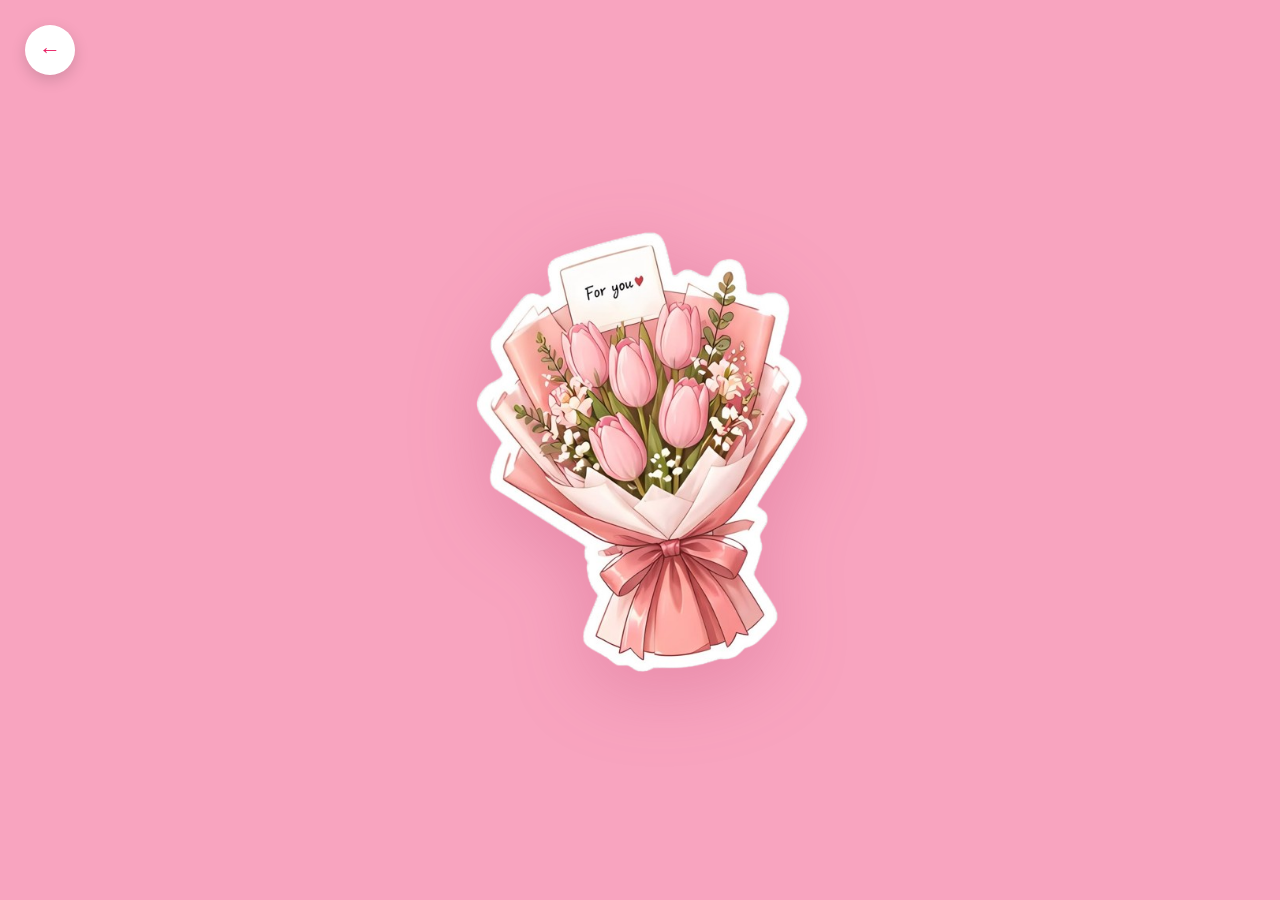
<file: features/flowers.html>
<!DOCTYPE html>
<html lang="id">
<head>
<meta charset="UTF-8">
<meta name="viewport" content="width=device-width, initial-scale=1.0">
<title>Flowers For You 🌷</title>
<style>
* { margin:0; padding:0; box-sizing:border-box; }

body {
  background: #f8a4bf;
  min-height: 100vh;
  display: flex;
  align-items: center;
  justify-content: center;
  overflow: hidden;
  position: relative;
}

/* ===== HEARTS RAIN (behind flower) ===== */
#hearts-container {
  position: fixed;
  inset: 0;
  pointer-events: none;
  z-index: 0;
  overflow: hidden;
}

.heart {
  position: absolute;
  top: -30px;
  font-size: 14px;
  opacity: 0;
  animation: fall linear infinite;
  user-select: none;
}

@keyframes fall {
  0%   { transform: translateY(0) rotate(0deg) scale(1);   opacity: 0; }
  8%   { opacity: 0.8; }
  90%  { opacity: 0.6; }
  100% { transform: translateY(105vh) rotate(360deg) scale(0.7); opacity: 0; }
}

/* ===== FLOWER IMAGE ===== */
#flower-wrap {
  position: relative;
  z-index: 1;
  animation: sway 3.8s ease-in-out infinite;
  transform-origin: center bottom;
  filter: drop-shadow(0 20px 36px rgba(180,60,100,0.25));
}

#flower-wrap img {
  width: 340px;
  max-width: 90vw;
  display: block;
  user-select: none;
  pointer-events: none;
}
/* ===== BACK BUTTON ===== */
.btn-back{
  position:fixed;
  top:25px;
  left:25px;
  z-index:10;

  width:50px;
  height:50px;

  border:none;
  border-radius:50%;

  background:white;
  color:#e91e63;

  font-size:22px;
  font-weight:bold;

  cursor:pointer;

  box-shadow:0 5px 15px rgba(0,0,0,.15);
  transition:.25s;
}

.btn-back:hover{
  transform:scale(1.1);
  background:#fff5f8;
}

@keyframes sway {
  0%   { transform: rotate(-3.5deg); }
  50%  { transform: rotate(3.5deg);  }
  100% { transform: rotate(-3.5deg); }
}
</style>
</head>
<body>

<button class="btn-back" onclick="kembaliMenu()">
  ←
</button>

<!-- Hearts behind -->
<div id="hearts-container"></div>

<!-- Hearts behind -->
<div id="hearts-container"></div>

<!-- Flower bouquet -->
<div id="flower-wrap">
  <img src="../assets/img/flowers.png">
</div>

<script>
// ===== SPAWN HEARTS =====
const container = document.getElementById('hearts-container');
const heartEmojis = ['💕','💗','💖','💓','🌸','💝','✨','💞','🩷'];

function spawnHeart() {
  const el = document.createElement('div');
  el.className = 'heart';
  el.textContent = heartEmojis[Math.floor(Math.random() * heartEmojis.length)];

  const size = 10 + Math.random() * 10; // 10px–20px
  el.style.fontSize = size + 'px';
  el.style.left = (Math.random() * 100) + 'vw';

  const dur = 4 + Math.random() * 5; // 4s–9s
  el.style.animationDuration = dur + 's';
  el.style.animationDelay   = (Math.random() * 3) + 's';

  container.appendChild(el);

  // Remove after animation done
  setTimeout(() => el.remove(), (dur + 3) * 1000);
}

// Spawn continuously
function loop() {
  spawnHeart();
  setTimeout(loop, 280 + Math.random() * 320);
}

// Initial burst
for (let i = 0; i < 18; i++) {
  setTimeout(spawnHeart, i * 120);
}
loop();

// Subtle random sway offset per load
document.getElementById('flower-wrap').style.animationDelay =
  ((Math.random() - 0.5) * 1.5) + 's';
  function kembaliMenu(){
  window.location.href = "../menu.html";
}
</script>
</body>
</html>
</file>
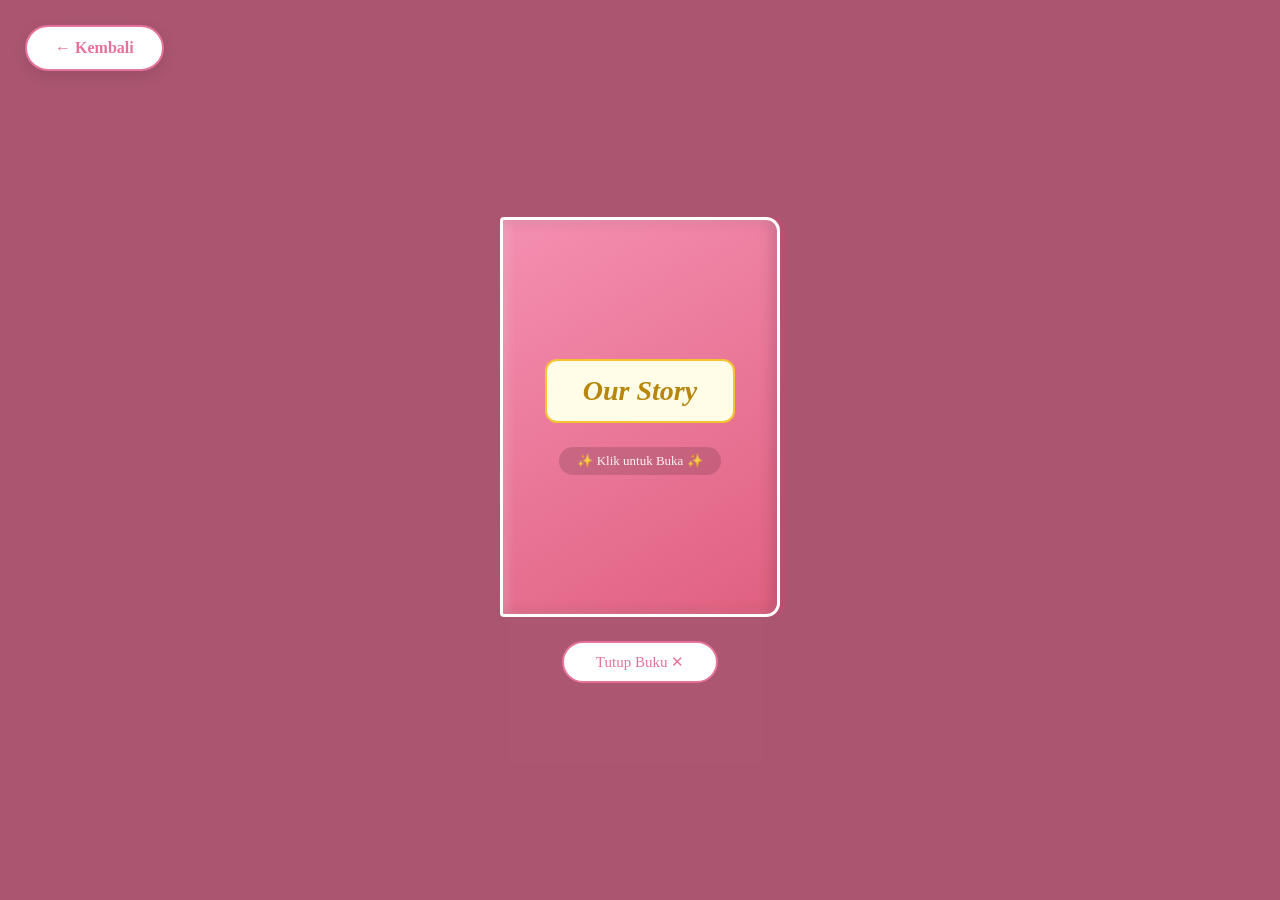
<file: features/memory.html>
<!DOCTYPE html>
<html lang="id">
<head>
<meta charset="UTF-8">
<meta name="viewport" content="width=device-width, initial-scale=1.0">
<title>Memory - Our Story</title>
<style>
* { margin:0; padding:0; box-sizing:border-box; }
.btn-back{
    position:fixed;
    top:25px;
    left:25px;
    z-index:9999;

    background:white;
    color:#e57399;

    text-decoration:none;
    font-weight:600;

    padding:12px 28px;
    border-radius:50px;

    border:2px solid #e57399;
    box-shadow:0 5px 15px rgba(0,0,0,.1);

    transition:.3s;
}

.btn-back:hover{
    background:#ffe4ec;
    transform:translateY(-2px);
}
body {
  background: #f48fb1;
  display: flex;
  align-items: center;
  justify-content: center;
  min-height: 100vh;
  font-family: 'Georgia', serif;
  overflow: hidden;
}

/* ===== OVERLAY ===== */
.scene {
  position: fixed;
  inset: 0;
  background: rgba(100,30,50,0.5);
  display: flex;
  flex-direction: column;
  align-items: center;
  justify-content: center;
  gap: 24px;
  z-index: 10;
}
.scene.hidden { display: none; }

/* ===== COVER ===== */
#cover-wrap { perspective: 1400px; }

#cover {
  width: 280px;
  height: 400px;
  position: relative;
  transform-style: preserve-3d;
  transform-origin: left center;
  transition: transform 0.9s cubic-bezier(0.645,0.045,0.355,1.000);
  cursor: pointer;
}
#cover.opened { transform: rotateY(-180deg); }

.c-face {
  position: absolute;
  width: 100%;
  height: 100%;
  backface-visibility: hidden;
}
.c-front {
  background: linear-gradient(150deg,#f48fb1,#e06080);
  border-radius: 4px 14px 14px 4px;
  border: 3px solid #fff;
  box-shadow: inset -5px 0 14px rgba(0,0,0,0.15), 6px 0 0 #b85070, inset 5px 0 8px rgba(255,255,255,0.2);
  display: flex;
  flex-direction: column;
  align-items: center;
  justify-content: center;
  gap: 24px;
}
.c-back {
  background: #f0d8e0;
  border-radius: 14px 4px 4px 14px;
  transform: rotateY(180deg);
  border: 1px solid #e0c0c8;
}
.title-box {
  background: #fffde7;
  border: 2px solid #f4c430;
  border-radius: 12px;
  padding: 14px 36px;
}
.title-box h1 { font-size: 28px; color: #b8860b; font-style: italic; }
.cover-hint {
  font-size: 13px;
  color: rgba(255,255,255,0.92);
  background: rgba(0,0,0,0.14);
  padding: 6px 18px;
  border-radius: 20px;
}

/* ===== CLOSE BTN ===== */
.close-btn {
  background: #fff;
  color: #e57399;
  border: 2px solid #e57399;
  border-radius: 30px;
  padding: 10px 32px;
  font-size: 15px;
  font-family: 'Georgia', serif;
  cursor: pointer;
  transition: background .2s;
}
.close-btn:hover { background: #fce4ec; }

/* ===== OPEN BOOK ===== */
#book-scene { perspective: 2400px; position: relative; }

#book {
  width: 680px;
  height: 440px;
  position: relative;
  transform-style: preserve-3d;
}

/* Left half (static) */
#left-half {
  position: absolute;
  left: 0; top: 0;
  width: 340px; height: 440px;
  background: #fff;
  border-radius: 12px 0 0 12px;
  border-right: 1.5px solid #e8cdd4;
  box-shadow: 2px 0 8px rgba(200,150,160,0.12);
  display: flex;
  flex-direction: column;
  align-items: center;
  padding: 22px 18px 14px;
  z-index: 1;
}

/* Right half base (static, always behind flip pages) */
#right-half {
  position: absolute;
  left: 340px; top: 0;
  width: 340px; height: 440px;
  background: #fff;
  border-radius: 0 12px 12px 0;
  display: flex;
  flex-direction: column;
  align-items: center;
  padding: 22px 18px 14px;
  z-index: 1;
}

/* outer shadow */
#book::before {
  content: '';
  position: absolute;
  inset: 0;
  border-radius: 12px;
  box-shadow: 0 8px 40px rgba(0,0,0,0.3);
  pointer-events: none;
  z-index: 0;
}

/* ===== FLIP PAGES ===== */
/*
  Flip pages live on the RIGHT half.
  Page i: front = right page of spread i, back = left page of spread i+1.
  When flipped 180deg around left edge, back face becomes visible on left side.

  Stack order (z-index):
    - Spread 0 has flip page 0 on top (first to flip) → highest z
    - After flip, it goes under everything
*/
.fp {
  position: absolute;
  left: 340px; top: 0;
  width: 340px; height: 440px;
  transform-origin: left center;
  transform-style: preserve-3d;
  transition: transform 0.75s cubic-bezier(0.645,0.045,0.355,1.000);
  border-radius: 0 12px 12px 0;
}
.fp.flipped { transform: rotateY(-180deg); }

.fp-front, .fp-back {
  position: absolute;
  inset: 0;
  backface-visibility: hidden;
  display: flex;
  flex-direction: column;
  align-items: center;
  padding: 22px 18px 14px;
  background: #fff;
}
.fp-front { border-radius: 0 12px 12px 0; border-left: 1.5px solid #e8cdd4; }
.fp-back  { transform: rotateY(180deg); border-radius: 12px 0 0 12px; }

/* ===== PAGE CONTENT ===== */
.photo-wrap {
  width: 100%;
  height: 230px;
  border-radius: 8px;
  overflow: hidden;
  background: #fce4ec;
  display: flex;
  align-items: center;
  justify-content: center;
  flex-shrink: 0;
}
.photo-wrap img { width:100%; height:100%; object-fit:cover; display:block; }
.ph {
  display: flex;
  flex-direction: column;
  align-items: center;
  justify-content: center;
  gap: 8px;
  width: 100%; height: 100%;
  border: 1.5px dashed #f48fb1;
  border-radius: 8px;
  color: #c2607a;
  font-size: 13px;
}
.ph svg { width:36px; height:36px; opacity:.4; }
.caption {
  margin-top: 14px;
  font-size: 13px;
  color: #8d4a5c;
  text-align: center;
  font-style: italic;
  line-height: 1.6;
  flex: 1;
  display: flex;
  align-items: center;
  justify-content: center;
  padding: 0 6px;
}
.pgnum { font-size: 11px; color: #c2a0aa; margin-top: 6px; }

/* ===== NAV ===== */
.nav-btn {
  position: absolute;
  top: 50%;
  transform: translateY(-50%);
  width: 40px; height: 40px;
  border-radius: 50%;
  background: rgba(255,255,255,0.88);
  border: none;
  cursor: pointer;
  font-size: 18px;
  color: #e57399;
  display: flex; align-items: center; justify-content: center;
  box-shadow: 0 2px 10px rgba(0,0,0,0.18);
  transition: background .2s, opacity .3s;
  z-index: 99;
}
.nav-btn:hover { background:#fff; }
.nav-btn:disabled { opacity:.25; cursor:default; }
#btn-prev { left: -56px; }
#btn-next { right: -56px; }
</style>
</head>
<body>
  <a href="../menu.html" class="btn-back">
    ← Kembali
</a>

<!-- COVER -->
<div class="scene" id="scene-cover">
  <div id="cover-wrap">
    <div id="cover" onclick="openBook()">
      <div class="c-face c-front">
        <div class="title-box"><h1>Our Story</h1></div>
        <div class="cover-hint">✨ Klik untuk Buka ✨</div>
      </div>
      <div class="c-face c-back"></div>
    </div>
  </div>
  <button class="close-btn" onclick="document.getElementById('scene-cover').classList.add('hidden')">Tutup Buku ✕</button>
</div>

<!-- OPEN BOOK -->
<div class="scene hidden" id="scene-book">
  <div id="book-scene">
    <div id="book">
      <div id="left-half"></div>
      <div id="right-half"></div>
      <div id="fp-container"></div>
      <button class="nav-btn" id="btn-prev" onclick="turn(-1)">&#8592;</button>
      <button class="nav-btn" id="btn-next" onclick="turn(1)">&#8594;</button>
    </div>
  </div>
  <button class="close-btn" onclick="closeBook()">Tutup Buku ✕</button>
</div>

<script>
// ============================================================
// DATA BUKU — 6 halaman, 3 spread
// spread[0] = hal 1 (kiri) & hal 2 (kanan)
// spread[1] = hal 3 (kiri) & hal 4 (kanan)
// spread[2] = hal 5 (kiri) & hal 6 (kanan)
// ============================================================
const bookData = [
  // spread 0
  {
    left: {
      photo:'../assets/img/foto1.jpeg',
      caption:'foto 1',
      num:'1'
    },
    right: {
      photo:'../assets/img/foto2.jpeg',
      caption:'foto 2',
      num:'2'
    }
  },
  {
    left: {
      photo:'../assets/img/foto3.jpeg',
      caption:'foto 3',
      num:'3'
    },
    right: {
      photo:'../assets/img/foto4.jpeg',
      caption:'foto 4',
      num:'4'
    }
  },
  {
    left: {
      photo:'../assets/img/foto5.jpeg',
      caption:'foto 5',
      num:'5'
    },
    right: {
      photo:'../assets/img/foto6.jpeg',
      caption:'foto 6',
      num:'6'
    }
  }
];

const TOTAL_SPREADS = bookData.length; // 3
let current = 0;   // spread yang sedang ditampilkan
let flipping = false;

// Flip pages: ada TOTAL_SPREADS - 1 = 2 flip pages
// flipPage[i] ada di antara spread[i] dan spread[i+1]
// front  = right page of spread[i]
// back   = left  page of spread[i+1]
const fpEls = [];

function makePageHTML(data) {
  if (!data) return `<div class="caption" style="color:#e0ccd0;">—</div>`;
  const ph = data.photo
    ? `<img src="${data.photo}" alt="foto">`
    : `<div class="ph"><svg viewBox="0 0 24 24" fill="none" stroke="#f48fb1" stroke-width="1.5"><rect x="3" y="3" width="18" height="18" rx="2"/><circle cx="8.5" cy="8.5" r="1.5"/><path d="M21 15l-5-5L5 21"/></svg><span>Foto kamu di sini</span></div>`;
  return `<div class="photo-wrap">${ph}</div>
          <div class="caption">${data.caption}</div>
          <div class="pgnum">${data.num}</div>`;
}

function buildFlipPages() {
  const container = document.getElementById('fp-container');
  container.innerHTML = '';
  fpEls.length = 0;

  // flip page count = TOTAL_SPREADS - 1
  for (let i = 0; i < TOTAL_SPREADS - 1; i++) {
    const div = document.createElement('div');
    div.className = 'fp';
    // z-index: flip page 0 = highest (first to flip)
    div.style.zIndex = 10 + (TOTAL_SPREADS - 1 - i);

    const front = document.createElement('div');
    front.className = 'fp-front';
    front.innerHTML = makePageHTML(bookData[i].right);

    const back = document.createElement('div');
    back.className = 'fp-back';
    back.innerHTML = makePageHTML(bookData[i + 1].left);

    div.appendChild(front);
    div.appendChild(back);
    container.appendChild(div);
    fpEls.push(div);
  }
}

function renderBase() {
  document.getElementById('left-half').innerHTML  = makePageHTML(bookData[current].left);
  document.getElementById('right-half').innerHTML = makePageHTML(bookData[current].right);
}

function updateNav() {
  document.getElementById('btn-prev').disabled = current <= 0;
  document.getElementById('btn-next').disabled = current >= TOTAL_SPREADS - 1;
}

function turn(dir) {
  if (flipping) return;
  if (dir === 1 && current >= TOTAL_SPREADS - 1) return;
  if (dir === -1 && current <= 0) return;
  flipping = true;

  // disable nav during flip
  document.getElementById('btn-prev').disabled = true;
  document.getElementById('btn-next').disabled = true;

  if (dir === 1) {
    // Flip page index = current (between spread[current] and spread[current+1])
    const fp = fpEls[current];
    fp.style.zIndex = 99; // bring on top during flip
    fp.classList.add('flipped');

    setTimeout(() => {
      current++;
      renderBase();
      // put flipped page under everything
      fp.style.zIndex = current - 1;
      flipping = false;
      updateNav();
    }, 750);

  } else {
    // Unflip: page index = current - 1
    const fp = fpEls[current - 1];
    fp.style.zIndex = 99;
    fp.classList.remove('flipped');

    setTimeout(() => {
      current--;
      renderBase();
      fp.style.zIndex = 10 + (TOTAL_SPREADS - 1 - (current));
      flipping = false;
      updateNav();
    }, 750);
  }
}

// ===== OPEN / CLOSE =====
function openBook() {
  // 1. Animate cover opening
  const cover = document.getElementById('cover');
  cover.classList.add('opened');

  setTimeout(() => {
    // 2. Hide cover, show book
    document.getElementById('scene-cover').classList.add('hidden');
    document.getElementById('scene-book').classList.remove('hidden');

    // 3. Init book at spread 0
    current = 0;
    buildFlipPages();
    renderBase();
    updateNav();

    // 4. Reset cover silently for next open
    setTimeout(() => {
      cover.style.transition = 'none';
      cover.classList.remove('opened');
      setTimeout(() => { cover.style.transition = ''; }, 50);
    }, 200);
  }, 850);
}

function closeBook() {
  document.getElementById('scene-book').classList.add('hidden');
  document.getElementById('scene-cover').classList.remove('hidden');
}
</script>
</body>
</html>
</file>
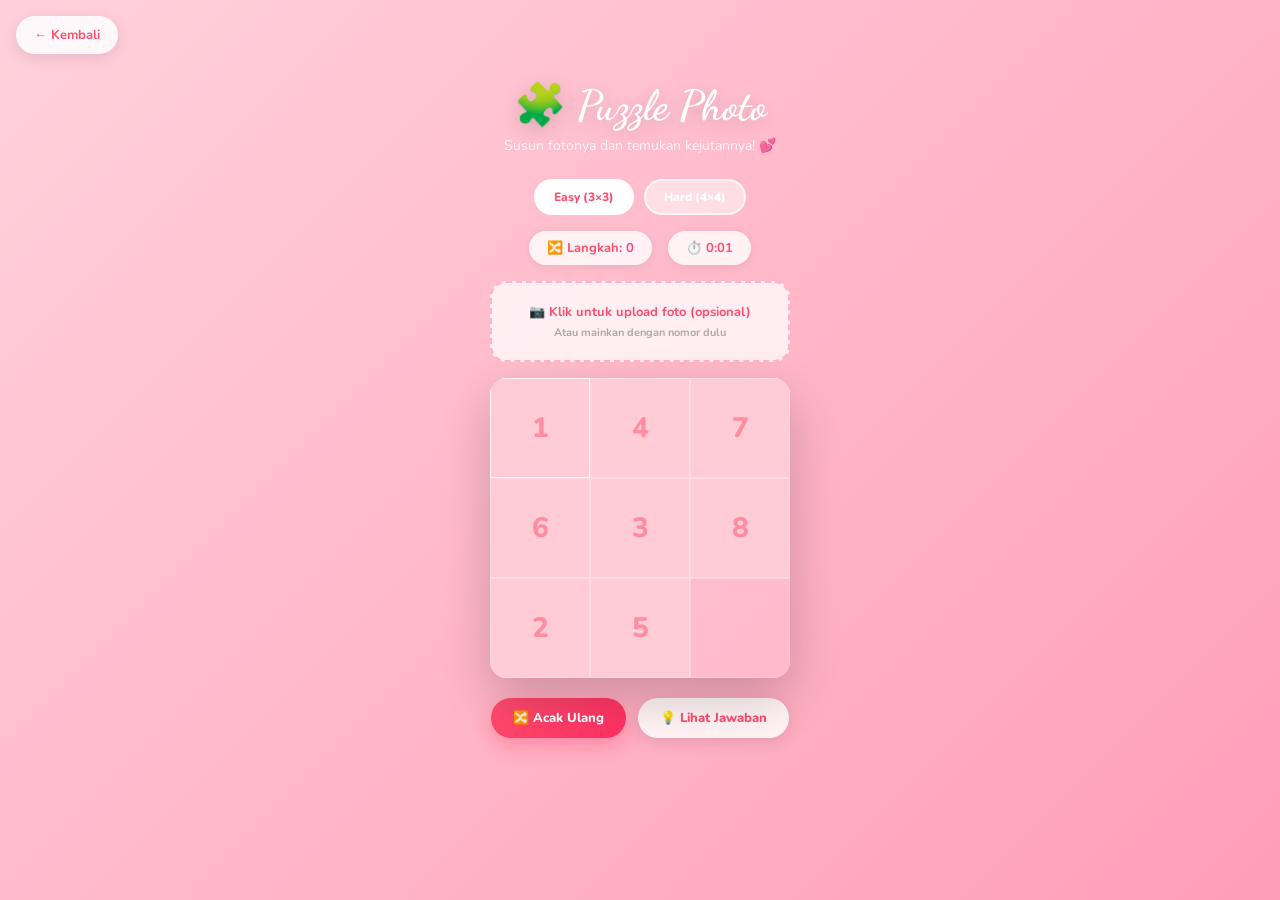
<file: features/puzzle.html>
<!DOCTYPE html>
<html lang="id">
<head>
  <meta charset="UTF-8">
  <meta name="viewport" content="width=device-width, initial-scale=1.0">
  <title>Puzzle Photo 🧩</title>
  <style>
    @import url('https://fonts.googleapis.com/css2?family=Nunito:wght@400;600;700;800&family=Dancing+Script:wght@700&display=swap');
    * { box-sizing: border-box; margin: 0; padding: 0; }

    body {
      font-family: 'Nunito', Arial, sans-serif;
      background: linear-gradient(135deg, #ffd1dc, #ff9eb5);
      min-height: 100vh;
      overflow-x: hidden;
    }

    .nav { position: fixed; top: 16px; left: 16px; z-index: 100; }
    .back-btn {
      background: rgba(255,255,255,0.85); border: none; border-radius: 50px;
      padding: 10px 18px; font-weight: 700; font-size: 13px; color: #ff4d6d;
      cursor: pointer; box-shadow: 0 4px 15px rgba(0,0,0,0.1);
      text-decoration: none; display: inline-block; transition: 0.2s;
    }
    .back-btn:hover { transform: scale(1.05); }

    .header { text-align: center; padding: 80px 20px 14px; }
    .header h1 { font-family: 'Dancing Script', cursive; font-size: 42px; color: white; text-shadow: 0 4px 20px rgba(0,0,0,0.15); }
    .header p { color: rgba(255,255,255,0.85); font-size: 14px; margin-top: 5px; }

    .game-wrap {
      display: flex; flex-direction: column; align-items: center;
      padding: 10px 20px 60px;
    }

    /* INFO BAR */
    .info-bar {
      display: flex; gap: 16px; justify-content: center;
      margin-bottom: 16px;
    }
    .info-chip {
      background: rgba(255,255,255,0.8); border-radius: 50px;
      padding: 8px 18px; font-size: 13px; font-weight: 700; color: #ff4d6d;
      box-shadow: 0 2px 10px rgba(0,0,0,0.08);
    }

    /* PUZZLE GRID */
    .puzzle-board {
      width: 300px; height: 300px;
      display: grid;
      border-radius: 16px;
      overflow: hidden;
      box-shadow: 0 20px 50px rgba(0,0,0,0.2);
      margin-bottom: 20px;
      position: relative;
    }

    .puzzle-board.grid-3 { grid-template-columns: repeat(3, 1fr); }
    .puzzle-board.grid-4 { grid-template-columns: repeat(4, 1fr); }

    .tile {
      position: relative;
      cursor: pointer;
      border: 1.5px solid rgba(255,255,255,0.3);
      overflow: hidden;
      transition: transform 0.1s;
      background: #ffccd5;
      display: flex; align-items: center; justify-content: center;
    }

    .tile:hover { transform: scale(0.96); z-index: 2; }
    .tile.empty { background: rgba(255,255,255,0.15); cursor: default; }
    .tile.empty:hover { transform: none; }
    .tile.correct { border-color: rgba(255,255,255,0.8); }

    .tile-num {
      font-size: 28px; font-weight: 800; color: rgba(255,77,109,0.5);
      user-select: none;
    }

    /* when image is loaded */
    .tile.has-img .tile-num { display: none; }

    /* BUTTONS */
    .btn-row {
      display: flex; gap: 12px; flex-wrap: wrap; justify-content: center;
      margin-bottom: 16px;
    }

    .action-btn {
      padding: 11px 22px; border: none; border-radius: 999px;
      font-weight: 800; font-size: 13px; cursor: pointer; transition: 0.2s;
      font-family: 'Nunito', Arial, sans-serif;
    }
    .action-btn:hover { transform: scale(1.05); }

    .btn-primary {
      background: linear-gradient(135deg, #ff4d6d, #ff2e63);
      color: white; box-shadow: 0 8px 20px rgba(255,46,99,0.3);
    }
    .btn-ghost {
      background: rgba(255,255,255,0.85);
      color: #ff4d6d; box-shadow: 0 4px 15px rgba(0,0,0,0.1);
    }

    /* DIFFICULTY */
    .difficulty {
      display: flex; gap: 10px; margin-bottom: 16px;
    }
    .diff-btn {
      padding: 8px 18px; border: 2px solid rgba(255,255,255,0.7);
      background: rgba(255,255,255,0.5); border-radius: 999px;
      font-size: 12px; font-weight: 800; color: white;
      cursor: pointer; transition: 0.2s;
      font-family: 'Nunito', Arial, sans-serif;
    }
    .diff-btn.active { background: white; color: #ff4d6d; }
    .diff-btn:hover  { background: rgba(255,255,255,0.8); color: #ff4d6d; }

    /* IMAGE UPLOAD */
    .upload-area {
      background: rgba(255,255,255,0.75); backdrop-filter: blur(10px);
      border: 2px dashed #ffb3c6; border-radius: 16px;
      padding: 20px; text-align: center; cursor: pointer;
      width: 100%; max-width: 300px; margin-bottom: 16px;
      transition: 0.2s;
    }
    .upload-area:hover { border-color: #ff4d6d; }
    .upload-area p { color: #ff4d6d; font-weight: 700; font-size: 13px; }
    #imgInput { display: none; }

    /* WIN MODAL */
    .win-modal {
      display: none; position: fixed; inset: 0;
      background: rgba(0,0,0,0.5); backdrop-filter: blur(6px);
      z-index: 200; justify-content: center; align-items: center;
    }
    .win-modal.show { display: flex; }
    .win-card {
      background: white; border-radius: 28px;
      padding: 40px 30px; text-align: center;
      box-shadow: 0 30px 80px rgba(0,0,0,0.3);
      animation: popIn 0.5s ease;
      max-width: 320px; width: 90%;
    }
    @keyframes popIn { from { transform: scale(0.7); opacity: 0; } to { transform: scale(1); opacity: 1; } }
    .win-emoji { font-size: 70px; margin-bottom: 12px; }
    .win-title { font-family: 'Dancing Script', cursive; font-size: 36px; color: #ff2e63; margin-bottom: 8px; }
    .win-moves { font-size: 16px; color: #888; margin-bottom: 20px; }
    .win-btn {
      padding: 13px 30px; border: none; border-radius: 999px;
      background: linear-gradient(135deg, #ff4d6d, #ff2e63);
      color: white; font-weight: 800; font-size: 15px;
      cursor: pointer; transition: 0.2s;
      font-family: 'Nunito', Arial, sans-serif;
      box-shadow: 0 10px 25px rgba(255,46,99,0.35);
    }
    .win-btn:hover { transform: scale(1.05); }
  </style>
</head>
<body>

<div class="nav"><a class="back-btn" href="../menu.html">← Kembali</a></div>

<div class="header">
  <h1>🧩 Puzzle Photo</h1>
  <p>Susun fotonya dan temukan kejutannya! 💕</p>
</div>

<div class="game-wrap">
  <div class="difficulty">
    <button class="diff-btn active" onclick="setDiff(3,this)">Easy (3×3)</button>
    <button class="diff-btn"       onclick="setDiff(4,this)">Hard (4×4)</button>
  </div>

  <div class="info-bar">
    <div class="info-chip">🔀 Langkah: <span id="moves">0</span></div>
    <div class="info-chip">⏱️ <span id="timer">0:00</span></div>
  </div>

  <div class="upload-area" onclick="document.getElementById('imgInput').click()">
    <p>📷 Klik untuk upload foto (opsional)</p>
    <p style="font-size:11px;color:#aaa;margin-top:4px">Atau mainkan dengan nomor dulu</p>
  </div>
  <input type="file" id="imgInput" accept="image/*" onchange="loadImage(event)">

  <div class="puzzle-board grid-3" id="board"></div>

  <div class="btn-row">
    <button class="action-btn btn-primary" onclick="shufflePuzzle()">🔀 Acak Ulang</button>
    <button class="action-btn btn-ghost"   onclick="solvePuzzle()">💡 Lihat Jawaban</button>
  </div>
</div>

<!-- WIN MODAL -->
<div class="win-modal" id="winModal">
  <div class="win-card">
    <div class="win-emoji">🎉</div>
    <div class="win-title">Puzzle Selesai!</div>
    <div class="win-moves" id="winMoves"></div>
    <button class="win-btn" onclick="closeWin()">🔄 Main Lagi</button>
    <br><br>
    <a class="back-btn" href="../menu.html" style="display:inline-block;margin-top:8px">← Kembali ke Menu</a>
  </div>
</div>

<script>
let N = 3;
let tiles = [];
let emptyIdx = N * N - 1;
let moves = 0;
let timerSec = 0;
let timerInterval = null;
let imgSrc = null;

function setDiff(n, btn) {
  N = n;
  document.querySelectorAll(".diff-btn").forEach(b => b.classList.remove("active"));
  btn.classList.add("active");
  const board = document.getElementById("board");
  board.className = "puzzle-board grid-" + n;
  initPuzzle();
}

function initPuzzle() {
  moves = 0; timerSec = 0;
  document.getElementById("moves").textContent = 0;
  document.getElementById("timer").textContent = "0:00";
  clearInterval(timerInterval);

  tiles = Array.from({ length: N * N - 1 }, (_, i) => i + 1);
  tiles.push(0); // 0 = empty
  emptyIdx = N * N - 1;
  renderBoard();
}

function shufflePuzzle() {
  // Perform many random legal moves
  for (let i = 0; i < 300; i++) {
    const neighbors = getNeighbors(emptyIdx);
    const pick = neighbors[Math.floor(Math.random() * neighbors.length)];
    swap(pick, emptyIdx);
    emptyIdx = pick;
  }
  moves = 0;
  document.getElementById("moves").textContent = 0;
  timerSec = 0;
  clearInterval(timerInterval);
  timerInterval = setInterval(tickTimer, 1000);
  renderBoard();
}

function tickTimer() {
  timerSec++;
  const m = Math.floor(timerSec / 60);
  const s = timerSec % 60;
  document.getElementById("timer").textContent = m + ":" + String(s).padStart(2, "0");
}

function getNeighbors(idx) {
  const row = Math.floor(idx / N), col = idx % N;
  const res = [];
  if (row > 0) res.push(idx - N);
  if (row < N-1) res.push(idx + N);
  if (col > 0) res.push(idx - 1);
  if (col < N-1) res.push(idx + 1);
  return res;
}

function swap(a, b) {
  [tiles[a], tiles[b]] = [tiles[b], tiles[a]];
}

function renderBoard() {
  const board = document.getElementById("board");
  board.innerHTML = "";
  const size = 300 / N;

  tiles.forEach((val, idx) => {
    const tile = document.createElement("div");
    tile.className = "tile" + (val === 0 ? " empty" : "");
    tile.style.width = size + "px";
    tile.style.height = size + "px";

    if (val !== 0) {
      if (imgSrc) {
        tile.classList.add("has-img");
        const row = Math.floor((val - 1) / N);
        const col = (val - 1) % N;
        tile.style.backgroundImage = `url(${imgSrc})`;
        tile.style.backgroundSize = `${300}px ${300}px`;
        tile.style.backgroundPosition = `-${col * size}px -${row * size}px`;
      } else {
        const num = document.createElement("div");
        num.className = "tile-num";
        num.textContent = val;
        tile.appendChild(num);
      }

      // Highlight correct position
      if (val === idx + 1) tile.classList.add("correct");

      tile.addEventListener("click", () => clickTile(idx));
    }
    board.appendChild(tile);
  });
}

function clickTile(idx) {
  const neighbors = getNeighbors(emptyIdx);
  if (!neighbors.includes(idx)) return;
  swap(idx, emptyIdx);
  emptyIdx = idx;
  moves++;
  document.getElementById("moves").textContent = moves;
  renderBoard();
  if (checkWin()) showWin();
}

function checkWin() {
  for (let i = 0; i < N * N - 1; i++) {
    if (tiles[i] !== i + 1) return false;
  }
  return true;
}

function showWin() {
  clearInterval(timerInterval);
  const m = Math.floor(timerSec / 60);
  const s = timerSec % 60;
  document.getElementById("winMoves").textContent =
    `${moves} langkah • ${m}:${String(s).padStart(2,"0")} menit`;
  document.getElementById("winModal").className = "win-modal show";
}

function closeWin() {
  document.getElementById("winModal").className = "win-modal";
  initPuzzle();
  shufflePuzzle();
}

function solvePuzzle() {
  tiles = Array.from({ length: N * N - 1 }, (_, i) => i + 1);
  tiles.push(0);
  emptyIdx = N * N - 1;
  clearInterval(timerInterval);
  renderBoard();
}

function loadImage(e) {
  const file = e.target.files[0];
  if (!file) return;
  const reader = new FileReader();
  reader.onload = (ev) => {
    imgSrc = ev.target.result;
    document.querySelector(".upload-area p").textContent = "✅ Foto berhasil diupload!";
    shufflePuzzle();
  };
  reader.readAsDataURL(file);
}

initPuzzle();
shufflePuzzle();
</script>
</body>
</html>
</file>
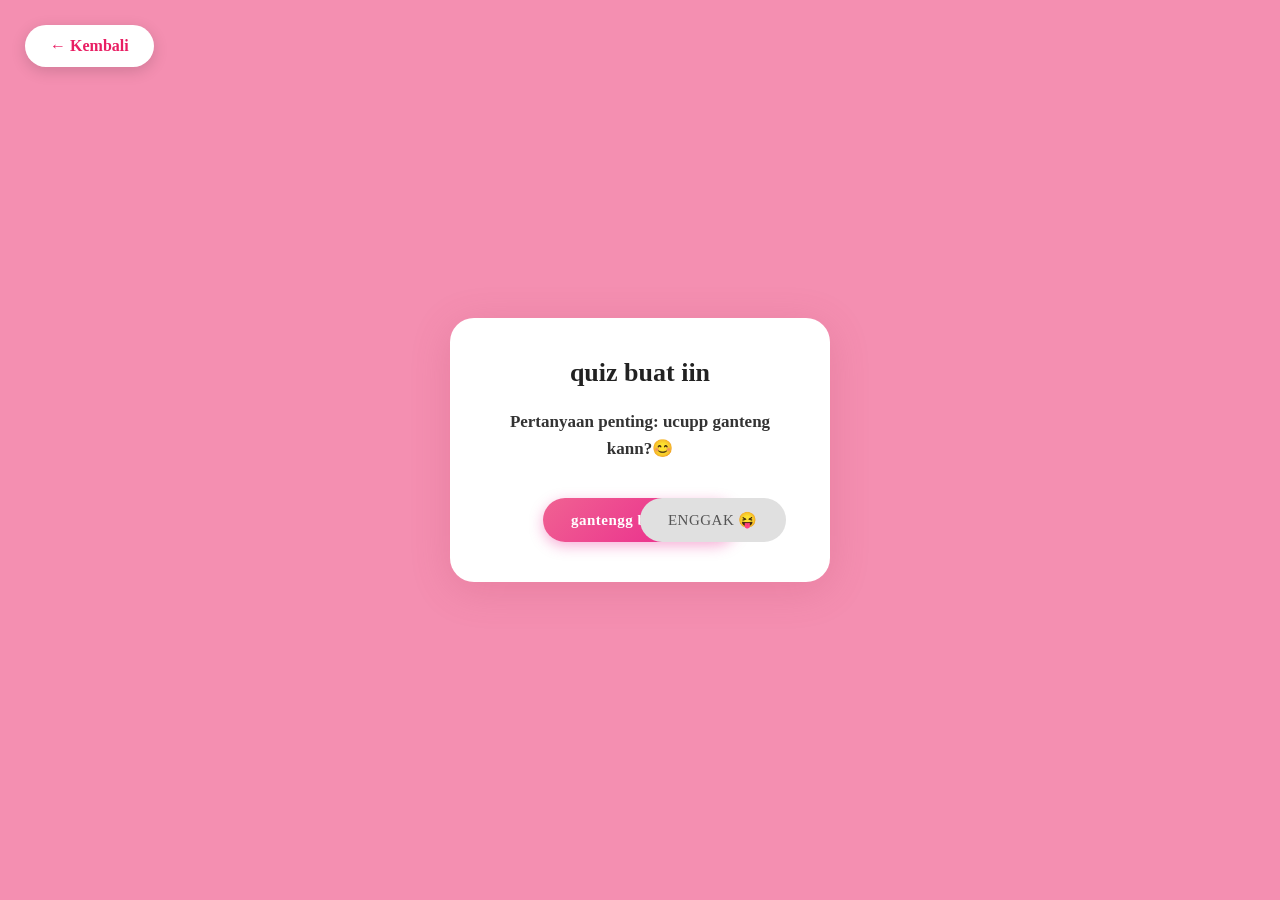
<file: features/quiz.html>
<!DOCTYPE html>
<html lang="id">
<head>
<meta charset="UTF-8">
<meta name="viewport" content="width=device-width, initial-scale=1.0">
<title>Love Quiz 💘</title>
<style>
* { margin:0; padding:0; box-sizing:border-box; }
.btn-back{
    position:fixed;
    top:25px;
    left:25px;
    z-index:9999;

    background:white;
    color:#e91e63;

    text-decoration:none;
    font-weight:bold;
    font-size:16px;

    padding:12px 25px;
    border-radius:50px;

    box-shadow:0 4px 15px rgba(0,0,0,.15);

    transition:.3s;
}

.btn-back:hover{
    transform:translateY(-3px);
    background:#fff0f5;
}
body {
  background: #f48fb1;
  min-height: 100vh;
  display: flex;
  align-items: center;
  justify-content: center;
  font-family: 'Georgia', serif;
  overflow: hidden;
}

/* ===== CARD ===== */
#quiz-card {
  background: #fff;
  border-radius: 24px;
  padding: 40px 44px 36px;
  width: 380px;
  text-align: center;
  box-shadow: 0 8px 40px rgba(180,60,90,0.2);
  position: relative;
}

#quiz-card h1 {
  font-size: 26px;
  color: #222;
  margin-bottom: 20px;
  font-style: normal;
}

#question {
  font-size: 17px;
  color: #333;
  font-weight: bold;
  line-height: 1.6;
  margin-bottom: 32px;
}

/* ===== BUTTONS ROW ===== */
#btn-row {
  display: flex;
  align-items: center;
  justify-content: center;
  gap: 14px;
  position: relative;
  height: 52px;
}

#btn-yes {
  background: linear-gradient(135deg, #f06292, #e91e8c);
  color: #fff;
  border: none;
  border-radius: 30px;
  padding: 13px 28px;
  font-size: 15px;
  font-family: 'Georgia', serif;
  font-weight: bold;
  cursor: pointer;
  letter-spacing: 0.5px;
  box-shadow: 0 4px 14px rgba(233,30,140,0.35);
  transition: transform .15s, box-shadow .15s;
  white-space: nowrap;
  flex-shrink: 0;
}
#btn-yes:hover {
  transform: scale(1.04);
  box-shadow: 0 6px 20px rgba(233,30,140,0.45);
}
#btn-yes:active { transform: scale(0.97); }

#btn-no {
  background: #e0e0e0;
  color: #555;
  border: none;
  border-radius: 30px;
  padding: 13px 28px;
  font-size: 15px;
  font-family: 'Georgia', serif;
  cursor: pointer;
  letter-spacing: 0.5px;
  transition: none;
  white-space: nowrap;
  flex-shrink: 0;
  position: absolute;    /* keluar dari flow agar bisa kabur bebas */
  right: 0;
}

/* ===== RESULT ===== */
#result {
  display: none;
  flex-direction: column;
  align-items: center;
  gap: 14px;
  animation: popIn .5s cubic-bezier(0.175,0.885,0.32,1.275);
}
#result .big { font-size: 52px; }
#result .msg { font-size: 19px; color: #d81b60; font-weight: bold; line-height: 1.5; }
#result .sub { font-size: 14px; color: #888; }

@keyframes popIn {
  0%   { transform: scale(0.5); opacity: 0; }
  100% { transform: scale(1);   opacity: 1; }
}

/* ===== HEARTS RAIN ===== */
#hearts {
  position: fixed;
  inset: 0;
  pointer-events: none;
  z-index: 50;
  overflow: hidden;
}
.heart-drop {
  position: absolute;
  top: -40px;
  font-size: 22px;
  animation: fall linear forwards;
  opacity: 0;
}
@keyframes fall {
  0%   { transform: translateY(0) rotate(0deg); opacity: 1; }
  100% { transform: translateY(110vh) rotate(360deg); opacity: 0; }
}
</style>
</head>
<body>
  <a href="../menu.html" class="btn-back">
    ← Kembali
</a>

<div id="hearts"></div>

<div id="quiz-card">
  <div id="quiz-content">
    <h1>quiz buat iin</h1>
    <div id="question">Pertanyaan penting: ucupp ganteng kann?😊</div>
    <div id="btn-row">
      <button id="btn-yes" onclick="jawabIya()">gantengg bangett❤️</button>
      <button id="btn-no" onmouseover="kabur()" ontouchstart="kabur()">ENGGAK 😝</button>
    </div>
  </div>

  <div id="result">
    <div class="big">💖</div>
    <div class="msg">Yeay! thankyuuuuu😍<br>Iin ngamukan 🥰</div>
    <div class="sub">Makasih udah jujur~ 💌</div>
  </div>
</div>

<script>
const btnNo = document.getElementById('btn-no');
const card  = document.getElementById('quiz-card');
let escaped = 0;

// Posisi awal tombol nggak (relative ke card)
let noX = 0; // akan dihitung saat pertama hover
let noY = 0;

function kabur() {
  escaped++;
  const cardRect = card.getBoundingClientRect();
  const vw = window.innerWidth;
  const vh = window.innerHeight;
  const bw = btnNo.offsetWidth;
  const bh = btnNo.offsetHeight;

  // Margin dari tepi viewport
  const margin = 16;
  let nx, ny;

  // Coba acak posisi yang jauh dari posisi sekarang
  let tries = 0;
  do {
    nx = margin + Math.random() * (vw - bw - margin * 2);
    ny = margin + Math.random() * (vh - bh - margin * 2);
    tries++;
  } while (tries < 20 && Math.hypot(nx - parseFloat(btnNo.style.left||vw*0.7), ny - parseFloat(btnNo.style.top||vh*0.5)) < 120);

  btnNo.style.position = 'fixed';
  btnNo.style.left = nx + 'px';
  btnNo.style.top  = ny + 'px';
  btnNo.style.right = 'auto';

  // Makin sering kabur, makin mungil tombolnya
  const scale = Math.max(0.5, 1 - escaped * 0.06);
  btnNo.style.transform = `scale(${scale})`;
  btnNo.style.opacity   = Math.max(0.35, 1 - escaped * 0.08);
}

function jawabIya() {
  // Sembunyikan konten quiz, tampilkan hasil
  document.getElementById('quiz-content').style.display = 'none';
  btnNo.style.display = 'none';

  const res = document.getElementById('result');
  res.style.display = 'flex';

  // Hujan hati
  hujanHati();
}

function hujanHati() {
  const container = document.getElementById('hearts');
  const emojis = ['💖','💕','💗','💓','💝','🌸','✨','💘'];
  let count = 0;

  function spawnHeart() {
    if (count > 60) return;
    count++;
    const el = document.createElement('div');
    el.className = 'heart-drop';
    el.textContent = emojis[Math.floor(Math.random() * emojis.length)];
    el.style.left = Math.random() * 100 + 'vw';
    el.style.fontSize = (16 + Math.random() * 18) + 'px';
    const dur = 1.8 + Math.random() * 2;
    el.style.animationDuration = dur + 's';
    el.style.animationDelay = '0s';
    container.appendChild(el);
    setTimeout(() => el.remove(), dur * 1000 + 200);
    setTimeout(spawnHeart, 80 + Math.random() * 120);
  }
  spawnHeart();
}
</script>
</body>
</html>
</file>
<file: assets/css/style.css>
@import url('https://fonts.googleapis.com/css2?family=Nunito:wght@400;600;700;800&display=swap');

* { box-sizing: border-box; }

body {
  margin: 0;
  font-family: 'Nunito', Arial, sans-serif;
  overflow: hidden;
  background: linear-gradient(135deg, #ffd1dc, #ff9eb5);
}

/* ===== BACKGROUND GLOW ===== */
.bg-glow {
  position: fixed;
  width: 600px;
  height: 600px;
  background: radial-gradient(circle, rgba(255,255,255,0.35), transparent 70%);
  top: 50%;
  left: 50%;
  transform: translate(-50%, -50%);
  filter: blur(40px);
  z-index: 0;
}

/* ===== HEARTS ===== */
.hearts {
  position: fixed;
  width: 100%;
  height: 100%;
  overflow: hidden;
  z-index: 1;
  pointer-events: none;
}

.heart {
  position: absolute;
  color: rgba(255, 105, 135, 0.6);
  animation: fall linear infinite;
  filter: blur(0.3px);
}

@keyframes fall {
  from { transform: translateY(-10vh) rotate(0deg); }
  to   { transform: translateY(110vh) rotate(30deg); }
}

/* ===== SCENE CENTER ===== */
.scene {
  position: relative;
  height: 100vh;
  display: flex;
  justify-content: center;
  align-items: center;
  z-index: 2;
}

/* ===== GLASS CARD ===== */
.card {
  text-align: center;
  padding: 50px 40px;
  background: rgba(255,255,255,0.75);
  backdrop-filter: blur(18px);
  -webkit-backdrop-filter: blur(18px);
  border-radius: 30px;
  box-shadow:
    0 30px 80px rgba(0,0,0,0.2),
    inset 0 1px 10px rgba(255,255,255,0.5);
  border: 1px solid rgba(255,255,255,0.6);
  animation: popIn 1s ease;
  max-width: 480px;
  width: 90%;
}

@keyframes popIn {
  from { transform: scale(0.8); opacity: 0; }
  to   { transform: scale(1);   opacity: 1; }
}

.cake-icon {
  font-size: 60px;
  animation: bounce 2s ease-in-out infinite;
  display: block;
  margin-bottom: 10px;
}

@keyframes bounce {
  0%,100% { transform: translateY(0); }
  50%      { transform: translateY(-10px); }
}

/* ===== TEXT ===== */
h1 {
  margin: 0 0 10px;
  color: #ff2e63;
  font-size: 22px;
  font-weight: 800;
  line-height: 1.3;
}

p { color: #555; margin: 0; }

.subtitle {
  font-size: 15px;
  margin-bottom: 5px;
}

/* ===== BUTTON ===== */
button {
  margin-top: 25px;
  padding: 14px 35px;
  border: none;
  border-radius: 999px;
  background: linear-gradient(135deg, #ff4d6d, #ff2e63);
  color: white;
  font-weight: 800;
  font-size: 16px;
  font-family: 'Nunito', Arial, sans-serif;
  box-shadow: 0 15px 35px rgba(255,77,109,0.4);
  cursor: pointer;
  transition: 0.3s;
  letter-spacing: 0.5px;
}

button:hover {
  transform: scale(1.06);
  box-shadow: 0 20px 40px rgba(255,77,109,0.5);
}

/* ===== FLOATING CARD ===== */
.landing-card {
  animation: popIn 1s ease, floatCard 3s ease-in-out 1s infinite;
}

@keyframes floatCard {
  0%,100% { transform: translateY(0); }
  50%      { transform: translateY(-8px); }
}
</file>
<file: assets/css/gift.css>
@import url('https://fonts.googleapis.com/css2?family=Nunito:wght@400;600;700;800&display=swap');

* { box-sizing: border-box; }

body {
  margin: 0;
  font-family: 'Nunito', Arial, sans-serif;
  overflow: hidden;
  background: linear-gradient(135deg, #ffd1dc, #ff9eb5);
}

.bg {
  position: fixed;
  inset: 0;
  z-index: 0;
}

.bg::before {
  content: "";
  position: absolute;
  width: 200%;
  height: 200%;
  background-image: radial-gradient(circle, rgba(255,255,255,0.6) 2px, transparent 3px);
  background-size: 60px 60px;
  animation: moveBg 12s linear infinite;
  opacity: 0.25;
}

@keyframes moveBg {
  from { transform: translateY(0); }
  to   { transform: translateY(-100px); }
}

.container {
  position: relative;
  height: 100vh;
  display: flex;
  flex-direction: column;
  justify-content: center;
  align-items: center;
  text-align: center;
  z-index: 2;
}

.title {
  font-size: 32px;
  margin: 0;
  color: white;
  text-shadow: 0 4px 20px rgba(0,0,0,0.2);
  font-weight: 800;
}

.subtitle {
  color: rgba(255,255,255,0.85);
  margin: 6px 0 20px;
  font-size: 16px;
}

.hint {
  color: rgba(255,255,255,0.7);
  font-size: 14px;
  margin-top: 12px;
  animation: blink 1.5s ease-in-out infinite;
}

@keyframes blink {
  0%,100% { opacity: 1; }
  50%      { opacity: 0.3; }
}

/* GIFT IMAGE — fixed single declaration */
.gift {
  cursor: pointer;
  transition: transform 0.3s;
}

.gift img {
  width: 260px;
  filter: drop-shadow(0 25px 40px rgba(0,0,0,0.25));
  animation: float 3s ease-in-out infinite;
  transition: transform 0.3s;
  display: block;
}

.gift:hover img {
  transform: scale(1.05);
}

@keyframes float {
  0%,100% { transform: translateY(0); }
  50%      { transform: translateY(-15px); }
}

.gift.open img {
  animation: pop 0.6s ease forwards;
}

@keyframes pop {
  0%   { transform: scale(1); }
  40%  { transform: scale(1.25) rotate(5deg); }
  100% { transform: scale(0) rotate(15deg); opacity: 0; }
}

/* HEARTS */
.hearts {
  position: fixed;
  inset: 0;
  overflow: hidden;
  pointer-events: none;
  z-index: 1;
}

.heart {
  position: absolute;
  top: -10px;
  animation: fall linear infinite;
}

@keyframes fall {
  to { transform: translateY(110vh) rotate(360deg); opacity: 0; }
}

/* BURST PARTICLES */
.burst {
  position: fixed;
  inset: 0;
  pointer-events: none;
  z-index: 10;
}

.particle {
  position: absolute;
  border-radius: 50%;
  animation: burst 0.8s ease-out forwards;
}

@keyframes burst {
  from { transform: translate(0,0) scale(1); opacity: 1; }
  to   { transform: translate(var(--tx), var(--ty)) scale(0); opacity: 0; }
}
</file>
<file: assets/css/loading.css>
@import url('https://fonts.googleapis.com/css2?family=Nunito:wght@400;600;700;800&display=swap');

* { box-sizing: border-box; }

body {
  margin: 0;
  height: 100vh;
  display: flex;
  justify-content: center;
  align-items: center;
  font-family: 'Nunito', Arial, sans-serif;
  overflow: hidden;
  background: linear-gradient(135deg, #ffd1dc, #ff9eb5);
}

body::before {
  content: "";
  position: fixed;
  inset: 0;
  background-image: radial-gradient(circle, rgba(255,255,255,0.6) 2px, transparent 3px);
  background-size: 50px 50px;
  opacity: 0.25;
  animation: floatBg 12s linear infinite;
  z-index: 0;
}

@keyframes floatBg {
  from { transform: translateY(0); }
  to   { transform: translateY(-80px); }
}

.loading-container {
  text-align: center;
  color: #ff3b6b;
  position: relative;
  z-index: 2;
  background: rgba(255,255,255,0.78);
  backdrop-filter: blur(16px);
  -webkit-backdrop-filter: blur(16px);
  border-radius: 28px;
  padding: 50px 40px;
  box-shadow: 0 25px 70px rgba(0,0,0,0.18), inset 0 1px 10px rgba(255,255,255,0.5);
  border: 1px solid rgba(255,255,255,0.6);
  width: 90%;
  max-width: 380px;
}

.icon {
  font-size: 64px;
  display: block;
  margin-bottom: 10px;
  animation: floatIcon 1.5s ease-in-out infinite;
}

@keyframes floatIcon {
  0%,100% { transform: translateY(0) scale(1); }
  50%      { transform: translateY(-12px) scale(1.12); }
}

.loading-container h2 {
  margin: 10px 0 5px;
  font-size: 18px;
  color: #ff3b6b;
  font-weight: 700;
}

.loading-container p {
  font-size: 13px;
  opacity: 0.7;
  margin-top: 10px;
}

/* LOADER BAR */
.loader {
  margin: 20px auto 0;
  width: 200px;
  height: 10px;
  border-radius: 50px;
  background: rgba(255,100,130,0.2);
  overflow: hidden;
}

.loader-fill {
  height: 100%;
  width: 0%;
  border-radius: 50px;
  background: linear-gradient(90deg, #ffb3c6, #ff2e63);
  box-shadow: 0 0 10px rgba(255,46,99,0.5);
  transition: width 0.1s linear;
}
</file>
